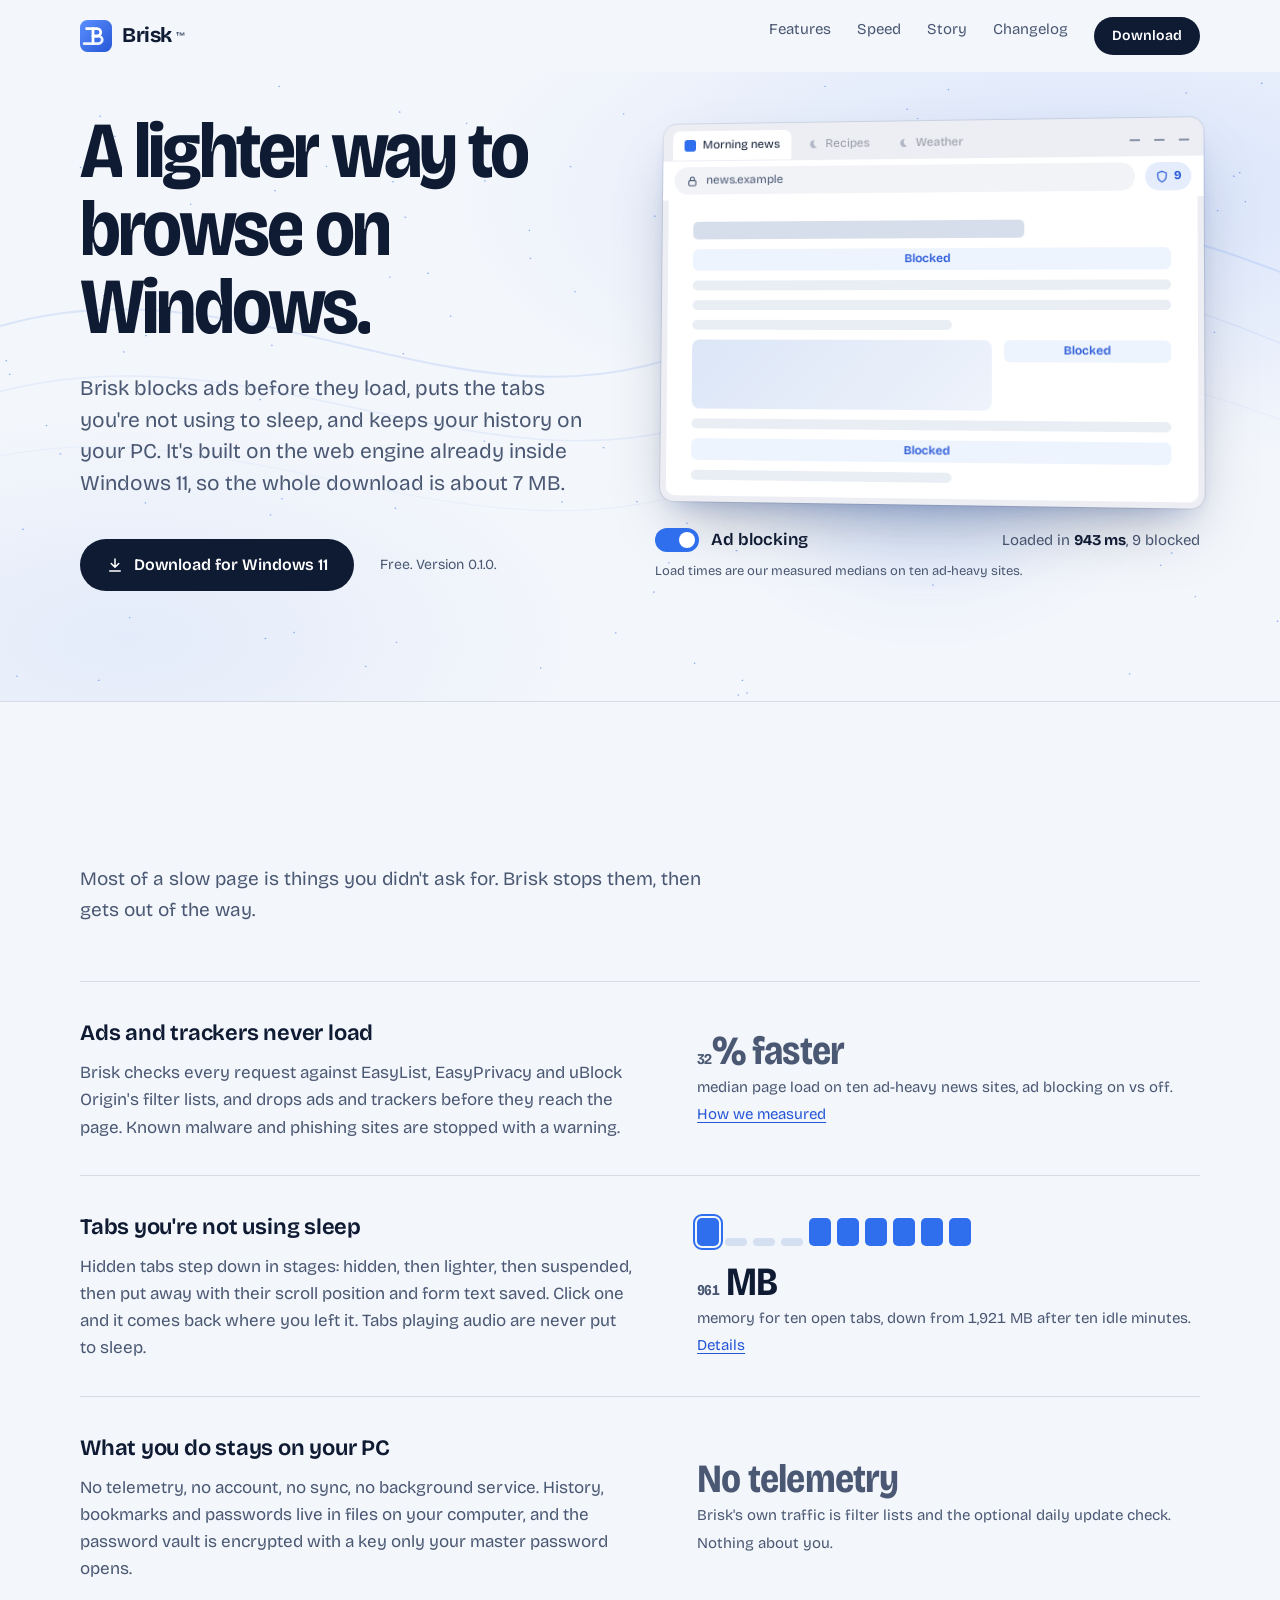
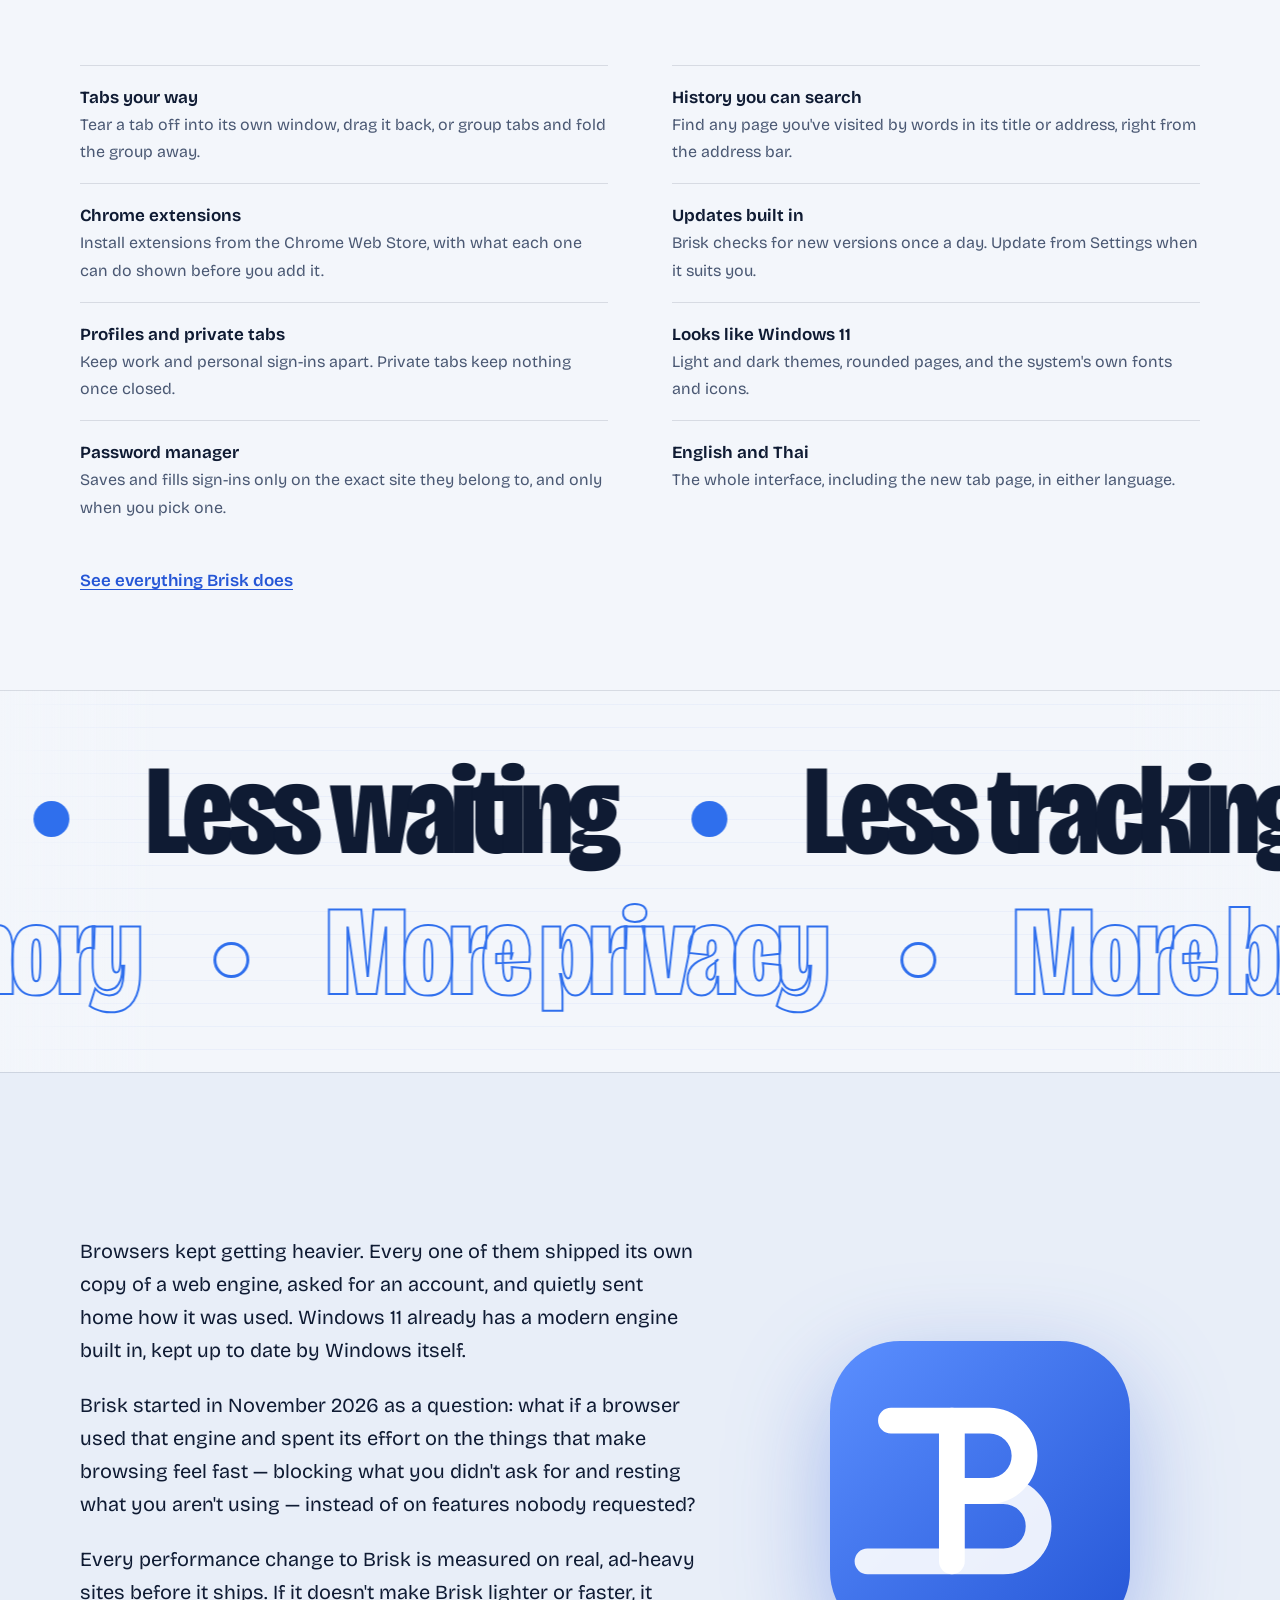
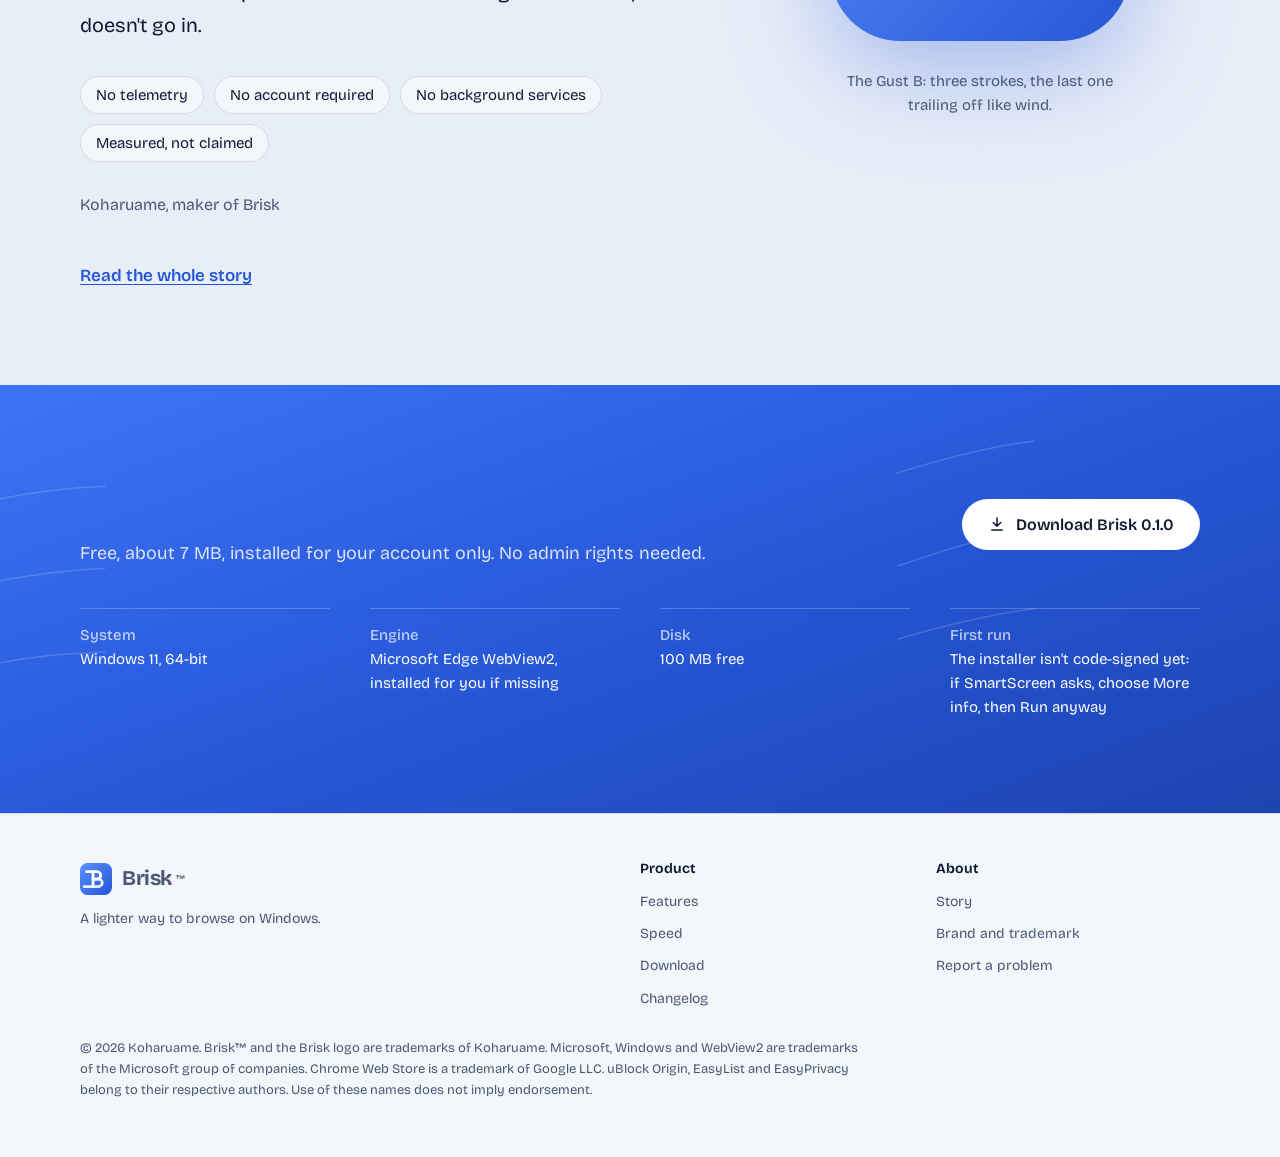
<file: docs/index.html>
<!doctype html>
<html lang="en">
  <head>
    <meta charset="UTF-8" />
    <meta name="viewport" content="width=device-width, initial-scale=1" />
    <title>Brisk — a lighter way to browse on Windows</title>
    <meta name="description" content="Brisk is a light, private web browser for Windows 11. It blocks ads before they load, puts unused tabs to sleep, and keeps your history on your PC." />
    <meta property="og:title" content="Brisk — a lighter way to browse on Windows" />
    <meta property="og:description" content="Blocks ads before they load, puts unused tabs to sleep, keeps your history on your PC." />
    <meta property="og:type" content="website" />
    <link rel="icon" href="logo.svg" type="image/svg+xml" />
    <link rel="preconnect" href="https://fonts.googleapis.com" />
    <link rel="preconnect" href="https://fonts.gstatic.com" crossorigin />
    <link href="https://fonts.googleapis.com/css2?family=Bricolage+Grotesque:opsz,wdth,wght@12..96,75..100,400..800&display=swap" rel="stylesheet" />
    <link rel="stylesheet" href="style.css" />
    <link rel="stylesheet" href="fx.css" />
    <link rel="stylesheet" href="pages.css" />
    <link rel="stylesheet" href="motion.css" />
    <script>
      document.documentElement.classList.add("js");
    </script>
  </head>
  <body>
    <a class="skip" href="#main">Skip to content</a>

    <header class="site-head" id="top">
      <div class="wrap head-row">
        <a class="mark" href="./" aria-label="Brisk home"><img src="logo.svg" alt="" />Brisk<sup>™</sup></a>
        <button class="menu-btn" type="button" aria-expanded="false" aria-controls="site-nav"><i></i><i></i><span class="sr">Menu</span></button>
        <nav class="site-nav" id="site-nav" aria-label="Site">
          <a href="features.html">Features</a>
          <a href="speed.html">Speed</a>
          <a href="story.html">Story</a>
          <a href="changelog.html">Changelog</a>
          <a class="button small" href="download.html">Download</a>
        </nav>
      </div>
    </header>

    <main id="main">
    <section class="hero">
      <!-- The signature: a field of wind that drifts on its own and follows the pointer (site.js). -->
      <canvas class="wind-field" aria-hidden="true"></canvas>
      <svg class="streams" viewBox="0 0 1440 640" preserveAspectRatio="none" aria-hidden="true">
        <path d="M-60 300 C 260 180, 520 420, 820 290 S 1220 150, 1500 250" />
        <path d="M-60 360 C 280 250, 560 480, 860 350 S 1240 220, 1500 320" />
        <path d="M-60 420 C 240 330, 540 540, 840 420 S 1230 300, 1500 390" />
      </svg>
      <div class="wrap hero-grid">
        <div class="hero-copy">
          <h1>A lighter way to browse on Windows.</h1>
          <p class="lede">
            Brisk blocks ads before they load, puts the tabs you're not using to sleep, and keeps your history on your PC. It's built on the web engine already inside Windows 11, so the whole download is about 7&nbsp;MB.
          </p>
          <div class="actions">
            <a class="button" href="https://github.com/koharuame/brisk-browser/releases/latest">
              <svg viewBox="0 0 24 24" fill="none" stroke="currentColor" stroke-width="2" stroke-linecap="round" stroke-linejoin="round" aria-hidden="true"><path d="M12 4v11M7 10l5 5 5-5M5 20h14" /></svg>
              Download for Windows 11
            </a>
            <span class="fine">Free. Version 0.1.0.</span>
          </div>
        </div>

        <!-- A Brisk window you can play with: flip ad blocking and watch the page reload. -->
        <figure class="demo" aria-label="Interactive preview of Brisk loading a news page">
          <div class="demo-win" id="demo" data-adblock="on">
            <div class="demo-strip">
              <span class="demo-tab is-active"><i class="dot"></i>Morning news</span>
              <span class="demo-tab is-asleep">
                <svg viewBox="0 0 16 16" aria-hidden="true"><path d="M10.5 2.5a5.5 5.5 0 1 0 3 9.6A6 6 0 0 1 10.5 2.5Z" /></svg>Recipes
              </span>
              <span class="demo-tab is-asleep">
                <svg viewBox="0 0 16 16" aria-hidden="true"><path d="M10.5 2.5a5.5 5.5 0 1 0 3 9.6A6 6 0 0 1 10.5 2.5Z" /></svg>Weather
              </span>
              <span class="demo-win-btns" aria-hidden="true"><i></i><i></i><i></i></span>
            </div>
            <div class="demo-bar">
              <span class="demo-url">
                <svg viewBox="0 0 16 16" aria-hidden="true"><rect x="3.5" y="7" width="9" height="6.5" rx="1.5" /><path d="M5.5 7V5a2.5 2.5 0 0 1 5 0v2" /></svg>
                news.example
              </span>
              <span class="demo-shield" title="Ads and trackers blocked on this page">
                <svg viewBox="0 0 16 16" aria-hidden="true"><path d="M8 1.5 13 3.5v4c0 3.3-2.2 5.8-5 7-2.8-1.2-5-3.7-5-7v-4Z" /></svg>
                <b id="demo-count">0</b>
              </span>
            </div>
            <div class="demo-page">
              <div class="demo-progress" id="demo-progress"></div>
              <div class="demo-content" id="demo-content">
                <div class="sk sk-title"></div>
                <div class="ad" data-ad>Ad</div>
                <div class="sk"></div>
                <div class="sk"></div>
                <div class="sk sk-short"></div>
                <div class="demo-cols">
                  <div class="sk-img"></div>
                  <div class="ad ad-side" data-ad>Ad</div>
                </div>
                <div class="sk"></div>
                <div class="ad ad-wide" data-ad>Ad</div>
                <div class="sk sk-short"></div>
              </div>
            </div>
          </div>
          <figcaption class="demo-controls">
            <label class="switch">
              <input type="checkbox" id="demo-toggle" checked />
              <span class="switch-track" aria-hidden="true"><span></span></span>
              Ad blocking
            </label>
            <span class="demo-time" aria-live="polite"><span id="demo-time">—</span></span>
          </figcaption>
          <p class="demo-note">Load times are our measured medians on ten ad-heavy sites.</p>
        </figure>
      </div>
    </section>

    <section class="block" id="what" aria-labelledby="what-title">
      <div class="wrap">
        <h2 id="what-title">Fast because it does less, not more.</h2>
        <p class="intro">Most of a slow page is things you didn't ask for. Brisk stops them, then gets out of the way.</p>
        <ul class="pillars">
          <li>
            <div>
              <h3>Ads and trackers never load</h3>
              <p>Brisk checks every request against EasyList, EasyPrivacy and uBlock Origin's filter lists, and drops ads and trackers before they reach the page. Known malware and phishing sites are stopped with a warning.</p>
            </div>
            <p class="evidence"><b><span data-count="32">32</span>% faster</b><span>median page load on ten ad-heavy news sites, ad blocking on vs off. <a href="speed.html">How we measured</a></span></p>
          </li>
          <li>
            <div>
              <h3>Tabs you're not using sleep</h3>
              <p>Hidden tabs step down in stages: hidden, then lighter, then suspended, then put away with their scroll position and form text saved. Click one and it comes back where you left it. Tabs playing audio are never put to sleep.</p>
            </div>
            <div class="evidence sleepy" id="sleepy">
              <div class="naps" aria-hidden="true">
                <i></i><i></i><i></i><i></i><i></i><i></i><i></i><i></i><i></i><i></i>
              </div>
              <b><span id="sleepy-mb">375</span> MB</b>
              <span>memory for ten open tabs, down from 1,921 MB after ten idle minutes. <a href="speed.html#sleep">Details</a></span>
            </div>
          </li>
          <li>
            <div>
              <h3>What you do stays on your PC</h3>
              <p>No telemetry, no account, no sync, no background service. History, bookmarks and passwords live in files on your computer, and the password vault is encrypted with a key only your master password opens.</p>
            </div>
            <p class="evidence"><b>No telemetry</b><span>Brisk's own traffic is filter lists and the optional daily update check. Nothing about you.</span></p>
          </li>
        </ul>

        <ul class="also" aria-label="More features">
          <li><b>Tabs your way</b><span>Tear a tab off into its own window, drag it back, or group tabs and fold the group away.</span></li>
          <li><b>Chrome extensions</b><span>Install extensions from the Chrome Web Store, with what each one can do shown before you add it.</span></li>
          <li><b>Profiles and private tabs</b><span>Keep work and personal sign-ins apart. Private tabs keep nothing once closed.</span></li>
          <li><b>Password manager</b><span>Saves and fills sign-ins only on the exact site they belong to, and only when you pick one.</span></li>
          <li><b>History you can search</b><span>Find any page you've visited by words in its title or address, right from the address bar.</span></li>
          <li><b>Updates built in</b><span>Brisk checks for new versions once a day. Update from Settings when it suits you.</span></li>
          <li><b>Looks like Windows 11</b><span>Light and dark themes, rounded pages, and the system's own fonts and icons.</span></li>
          <li><b>English and Thai</b><span>The whole interface, including the new tab page, in either language.</span></li>
        </ul>
        <a class="more" href="features.html">See everything Brisk does</a>
      </div>
    </section>

    <!-- Wind tunnel: two lines of huge type drift with the scroll, in opposite directions. -->
    <div class="tunnel" aria-hidden="true">
      <div class="tunnel-row" data-drift="-1"><span>Less loading</span><span>Less waiting</span><span>Less tracking</span><span>Less loading</span><span>Less waiting</span><span>Less tracking</span></div>
      <div class="tunnel-row is-outline" data-drift="1"><span>More browsing</span><span>More memory</span><span>More privacy</span><span>More browsing</span><span>More memory</span><span>More privacy</span></div>
    </div>

    <section class="block story" id="story" aria-labelledby="story-title">
      <div class="wrap story-grid">
        <div>
          <h2 id="story-title">Why Brisk exists</h2>
          <div class="letter">
            <p>Browsers kept getting heavier. Every one of them shipped its own copy of a web engine, asked for an account, and quietly sent home how it was used. Windows 11 already has a modern engine built in, kept up to date by Windows itself.</p>
            <p>Brisk started in November 2026 as a question: what if a browser used that engine and spent its effort on the things that make browsing feel fast — blocking what you didn't ask for and resting what you aren't using — instead of on features nobody requested?</p>
            <p>Every performance change to Brisk is measured on real, ad-heavy sites before it ships. If it doesn't make Brisk lighter or faster, it doesn't go in.</p>
          </div>
          <ul class="principles" aria-label="Principles">
            <li>No telemetry</li>
            <li>No account required</li>
            <li>No background services</li>
            <li>Measured, not claimed</li>
          </ul>
          <p class="signature">Koharuame, maker of Brisk</p>
          <a class="more" href="story.html">Read the whole story</a>
        </div>
        <!-- The mark, large: how the B is drawn from three strokes of wind. -->
        <figure class="mark-study" aria-hidden="true">
          <svg viewBox="0 0 64 64">
            <defs>
              <linearGradient id="plate2" x1="0" y1="0" x2="1" y2="1">
                <stop offset="0" stop-color="#5b8fff" />
                <stop offset="1" stop-color="#2556d6" />
              </linearGradient>
            </defs>
            <rect width="64" height="64" rx="15" fill="url(#plate2)" />
            <g fill="none" stroke="#fff" stroke-width="5.5" stroke-linecap="round" stroke-linejoin="round" class="draw">
              <path d="M26 17v30" />
              <path d="M13 17h21a7.5 7.5 0 0 1 0 15H26" />
              <path d="M26 32h11a7.5 7.5 0 0 1 0 15H8" opacity=".9" />
            </g>
          </svg>
          <figcaption>The Gust B: three strokes, the last one trailing off like wind.</figcaption>
        </figure>
      </div>
    </section>

    <section class="sky" id="download" aria-labelledby="get-title">
      <svg class="sky-streams" viewBox="0 0 1440 420" preserveAspectRatio="none" aria-hidden="true">
        <path d="M-40 120 C 300 40, 600 220, 900 120 S 1300 40, 1480 110" />
        <path d="M-40 200 C 320 120, 640 300, 940 200 S 1320 120, 1480 190" />
        <path d="M-40 280 C 280 210, 600 370, 900 280 S 1300 200, 1480 270" />
      </svg>
      <div class="wrap">
        <div class="sky-row">
          <div>
            <h2 id="get-title">Get Brisk for Windows 11</h2>
            <p class="sky-lede">Free, about 7 MB, installed for your account only. No admin rights needed.</p>
          </div>
          <a class="button light" href="https://github.com/koharuame/brisk-browser/releases/latest">
            <svg viewBox="0 0 24 24" fill="none" stroke="currentColor" stroke-width="2" stroke-linecap="round" stroke-linejoin="round" aria-hidden="true"><path d="M12 4v11M7 10l5 5 5-5M5 20h14" /></svg>
            Download Brisk 0.1.0
          </a>
        </div>
        <ul class="reqs">
          <li><b>System</b>Windows 11, 64-bit</li>
          <li><b>Engine</b>Microsoft Edge WebView2, installed for you if missing</li>
          <li><b>Disk</b>100 MB free</li>
          <li><b>First run</b>The installer isn't code-signed yet: if SmartScreen asks, choose More info, then Run anyway</li>
        </ul>
      </div>
    </section>

    </main>

    <footer class="site-foot">
      <div class="wrap">
        <div class="foot-grid">
          <div class="foot-brand">
            <a class="mark" href="./"><img src="logo.svg" alt="" />Brisk<sup>™</sup></a>
            <p>A lighter way to browse on Windows.</p>
          </div>
          <nav aria-label="Product">
            <h2>Product</h2>
            <a href="features.html">Features</a>
            <a href="speed.html">Speed</a>
            <a href="download.html">Download</a>
            <a href="changelog.html">Changelog</a>
          </nav>
          <nav aria-label="About">
            <h2>About</h2>
            <a href="story.html">Story</a>
            <a href="story.html#brand">Brand and trademark</a>
            <a href="https://github.com/koharuame/brisk-browser/issues">Report a problem</a>
          </nav>
        </div>
        <p class="legal">
          © 2026 Koharuame. Brisk™ and the Brisk logo are trademarks of Koharuame. Microsoft, Windows and WebView2 are trademarks of the Microsoft group of companies. Chrome Web Store is a trademark of Google LLC. uBlock Origin, EasyList and EasyPrivacy belong to their respective authors. Use of these names does not imply endorsement.
        </p>
      </div>
    </footer>

    <script src="site.js"></script>
  </body>
</html>
</file>
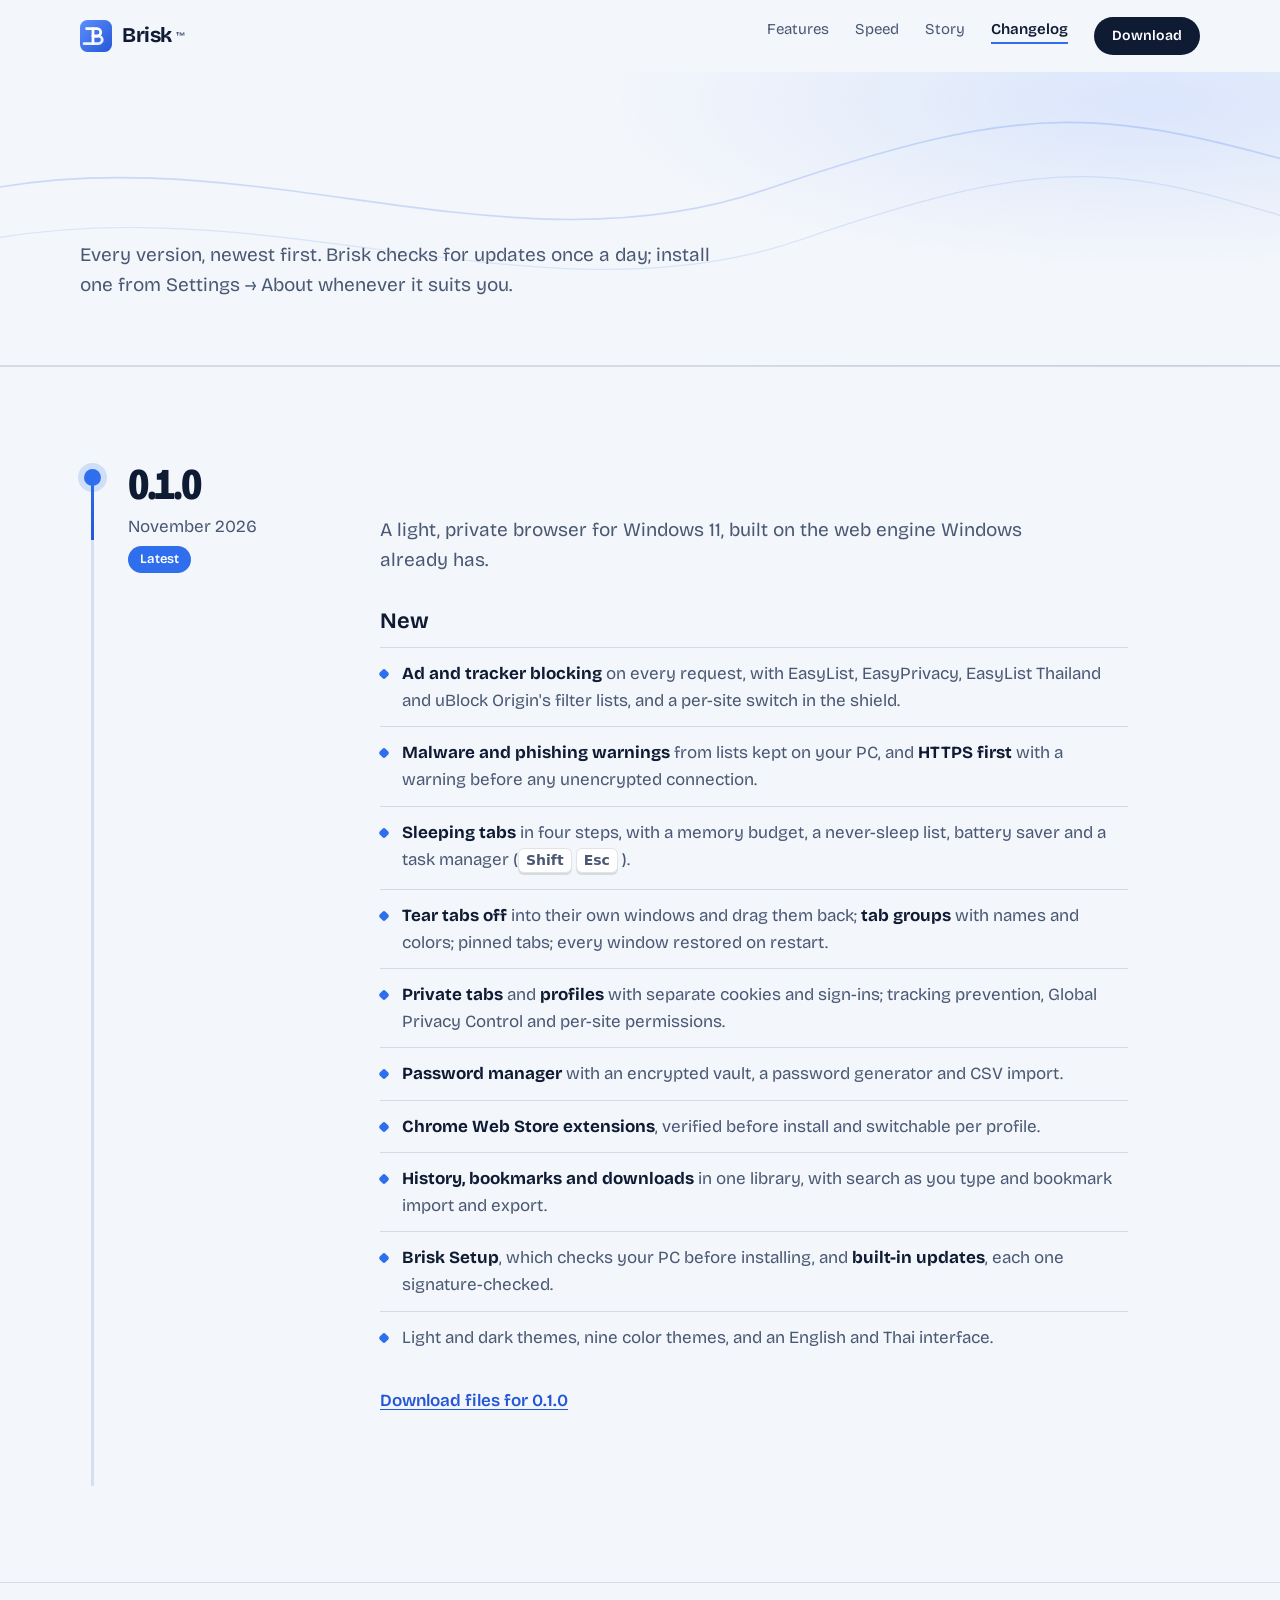
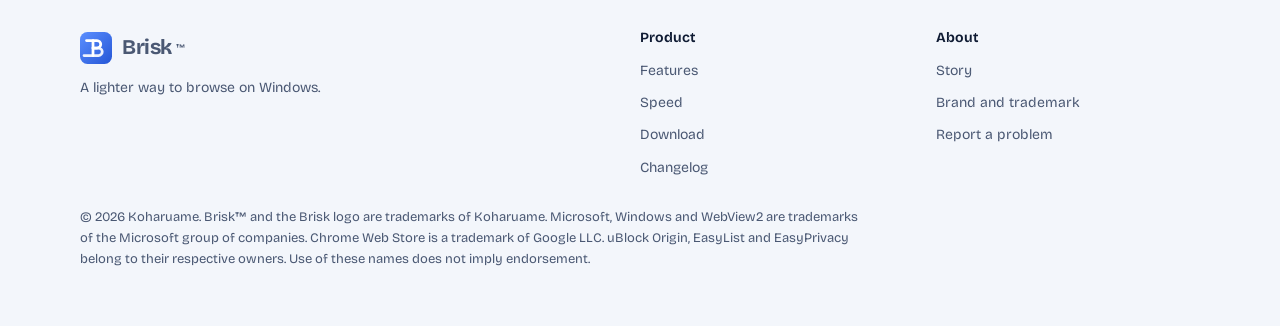
<file: docs/changelog.html>
<!doctype html>
<html lang="en">
  <head>
    <meta charset="UTF-8" />
    <meta name="viewport" content="width=device-width, initial-scale=1" />
    <title>Changelog — Brisk</title>
    <meta name="description" content="What's new in each version of Brisk." />
    <link rel="icon" href="logo.svg" type="image/svg+xml" />
    <link rel="preconnect" href="https://fonts.googleapis.com" />
    <link rel="preconnect" href="https://fonts.gstatic.com" crossorigin />
    <link href="https://fonts.googleapis.com/css2?family=Bricolage+Grotesque:opsz,wdth,wght@12..96,75..100,400..800&display=swap" rel="stylesheet" />
    <link rel="stylesheet" href="style.css" />
    <link rel="stylesheet" href="fx.css" />
    <link rel="stylesheet" href="pages.css" />
    <link rel="stylesheet" href="motion.css" />
    <script>
      document.documentElement.classList.add("js");
    </script>
  </head>
  <body>
    <a class="skip" href="#main">Skip to content</a>
    <header class="site-head">
      <div class="wrap head-row">
        <a class="mark" href="./" aria-label="Brisk home"><img src="logo.svg" alt="" />Brisk<sup>™</sup></a>
        <button class="menu-btn" type="button" aria-expanded="false" aria-controls="site-nav"><i></i><i></i><span class="sr">Menu</span></button>
        <nav class="site-nav" id="site-nav" aria-label="Site">
          <a href="features.html">Features</a>
          <a href="speed.html">Speed</a>
          <a href="story.html">Story</a>
          <a href="changelog.html" aria-current="page">Changelog</a>
          <a class="button small" href="download.html">Download</a>
        </nav>
      </div>
    </header>

    <main id="main">
      <div class="page-head">
        <svg class="streams" viewBox="0 0 1440 400" preserveAspectRatio="none" aria-hidden="true">
          <path d="M-60 200 C 260 110, 560 300, 860 190 S 1240 90, 1500 170" />
          <path d="M-60 260 C 280 170, 600 360, 900 250 S 1260 160, 1500 240" />
        </svg>
        <div class="wrap">
          <h1>What's new in Brisk.</h1>
          <p class="lede">Every version, newest first. Brisk checks for updates once a day; install one from Settings → About whenever it suits you.</p>
        </div>
      </div>

      <!--
        To add a release: copy the <article> below, put it first, change the version, date and
        lists, and give it class "release is-latest" (remove "is-latest" from the older one).
        Sections: New, Improved, Fixed. Leave out any that are empty.
      -->
      <section class="block" aria-label="Releases">
        <div class="wrap">
          <div class="releases">
            <div class="release-rail" aria-hidden="true"><div class="release-rail-fill"></div></div>

            <article class="release is-latest" id="v0.1.0">
              <header class="release-meta">
                <span class="release-version">0.1.0</span>
                <time datetime="2026-11">November 2026</time>
                <span class="release-tag">Latest</span>
              </header>
              <div class="release-body">
                <h2>Brisk's first release</h2>
                <p class="release-lede">A light, private browser for Windows 11, built on the web engine Windows already has.</p>

                <h3>New</h3>
                <ul class="changes">
                  <li><b>Ad and tracker blocking</b> on every request, with EasyList, EasyPrivacy, EasyList Thailand and uBlock Origin's filter lists, and a per-site switch in the shield.</li>
                  <li><b>Malware and phishing warnings</b> from lists kept on your PC, and <b>HTTPS first</b> with a warning before any unencrypted connection.</li>
                  <li><b>Sleeping tabs</b> in four steps, with a memory budget, a never-sleep list, battery saver and a task manager (<kbd>Shift</kbd><kbd>Esc</kbd>).</li>
                  <li><b>Tear tabs off</b> into their own windows and drag them back; <b>tab groups</b> with names and colors; pinned tabs; every window restored on restart.</li>
                  <li><b>Private tabs</b> and <b>profiles</b> with separate cookies and sign-ins; tracking prevention, Global Privacy Control and per-site permissions.</li>
                  <li><b>Password manager</b> with an encrypted vault, a password generator and CSV import.</li>
                  <li><b>Chrome Web Store extensions</b>, verified before install and switchable per profile.</li>
                  <li><b>History, bookmarks and downloads</b> in one library, with search as you type and bookmark import and export.</li>
                  <li><b>Brisk Setup</b>, which checks your PC before installing, and <b>built-in updates</b>, each one signature-checked.</li>
                  <li>Light and dark themes, nine color themes, and an English and Thai interface.</li>
                </ul>
                <p class="release-links">
                  <a href="https://github.com/koharuame/brisk-browser/releases/tag/v0.1.0">Download files for 0.1.0</a>
                </p>
              </div>
            </article>
          </div>
        </div>
      </section>
    </main>

    <footer class="site-foot">
      <div class="wrap">
        <div class="foot-grid">
          <div class="foot-brand">
            <a class="mark" href="./"><img src="logo.svg" alt="" />Brisk<sup>™</sup></a>
            <p>A lighter way to browse on Windows.</p>
          </div>
          <nav aria-label="Product">
            <h2>Product</h2>
            <a href="features.html">Features</a>
            <a href="speed.html">Speed</a>
            <a href="download.html">Download</a>
            <a href="changelog.html">Changelog</a>
          </nav>
          <nav aria-label="About">
            <h2>About</h2>
            <a href="story.html">Story</a>
            <a href="story.html#brand">Brand and trademark</a>
            <a href="https://github.com/koharuame/brisk-browser/issues">Report a problem</a>
          </nav>
        </div>
        <p class="legal">
          © 2026 Koharuame. Brisk™ and the Brisk logo are trademarks of Koharuame. Microsoft, Windows and WebView2 are trademarks of the Microsoft group of companies. Chrome Web Store is a trademark of Google LLC. uBlock Origin, EasyList and EasyPrivacy belong to their respective owners. Use of these names does not imply endorsement.
        </p>
      </div>
    </footer>

    <script src="site.js"></script>
  </body>
</html>
</file>
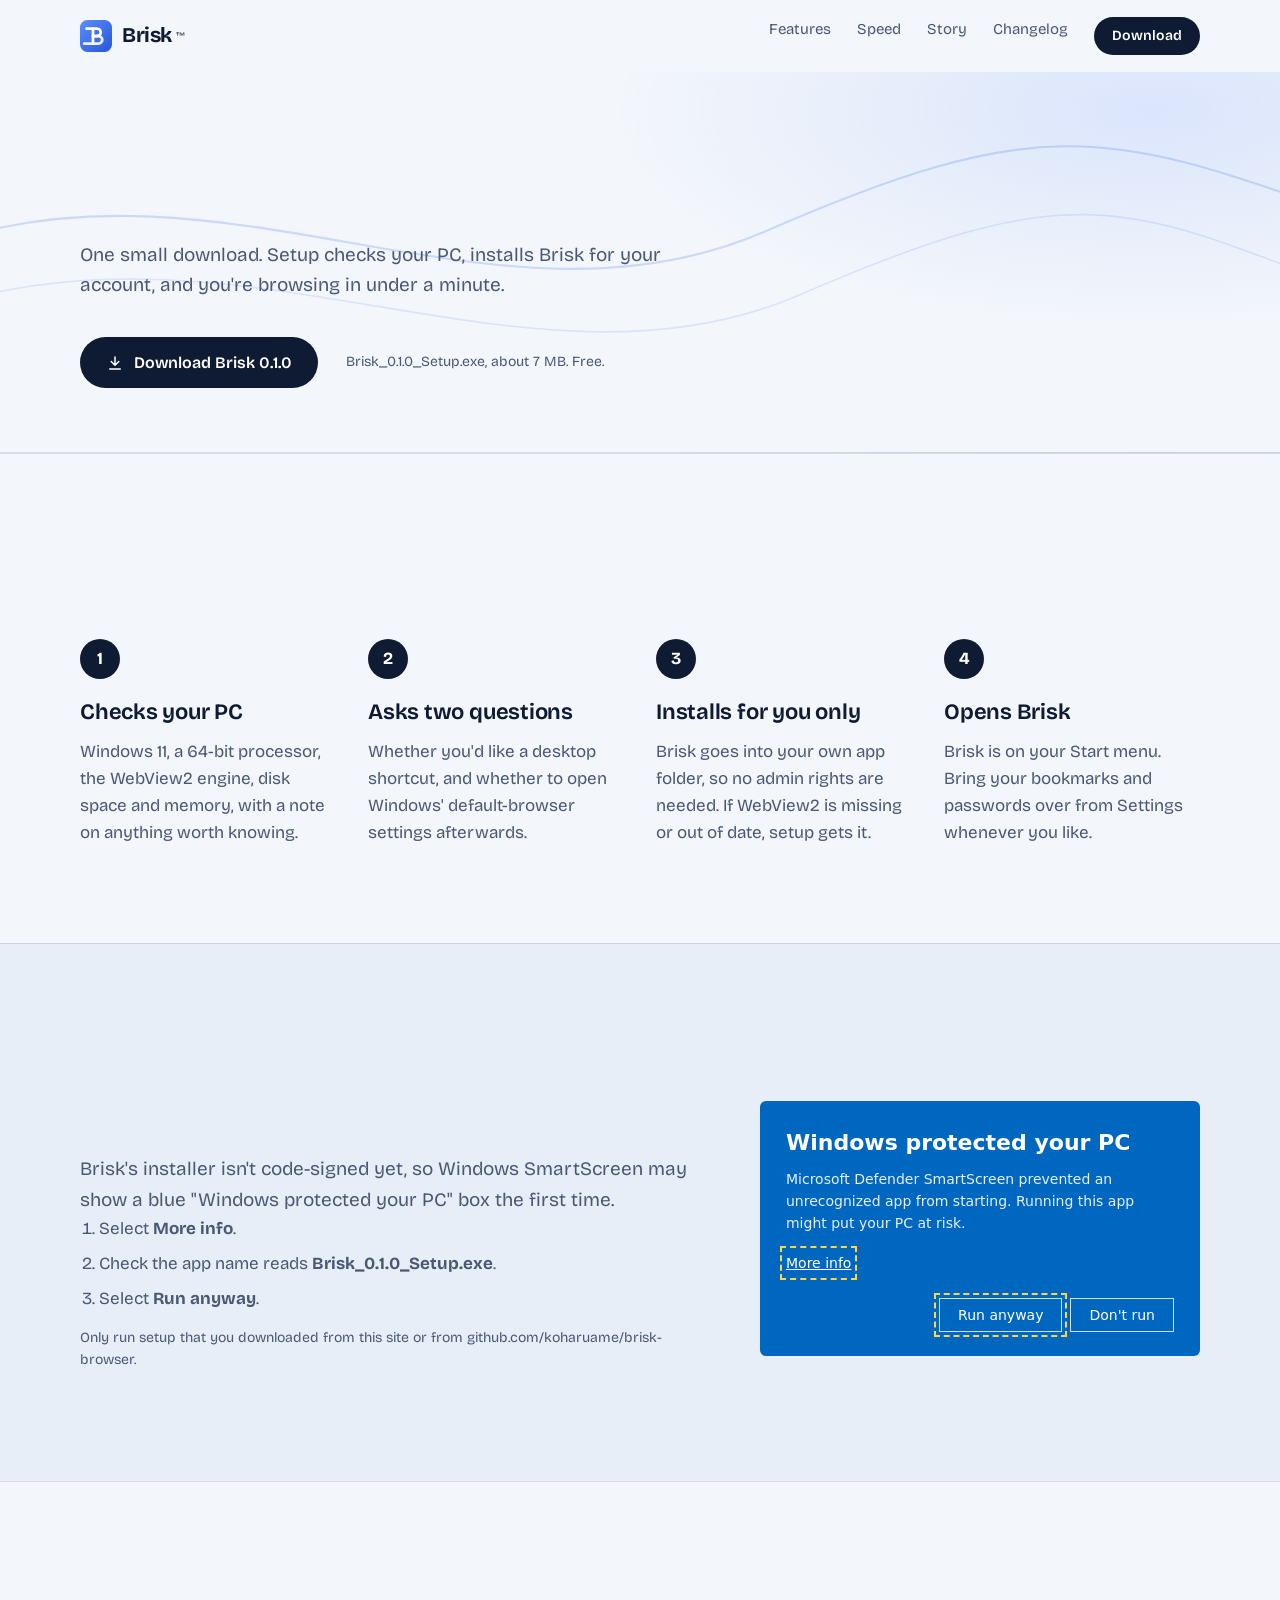
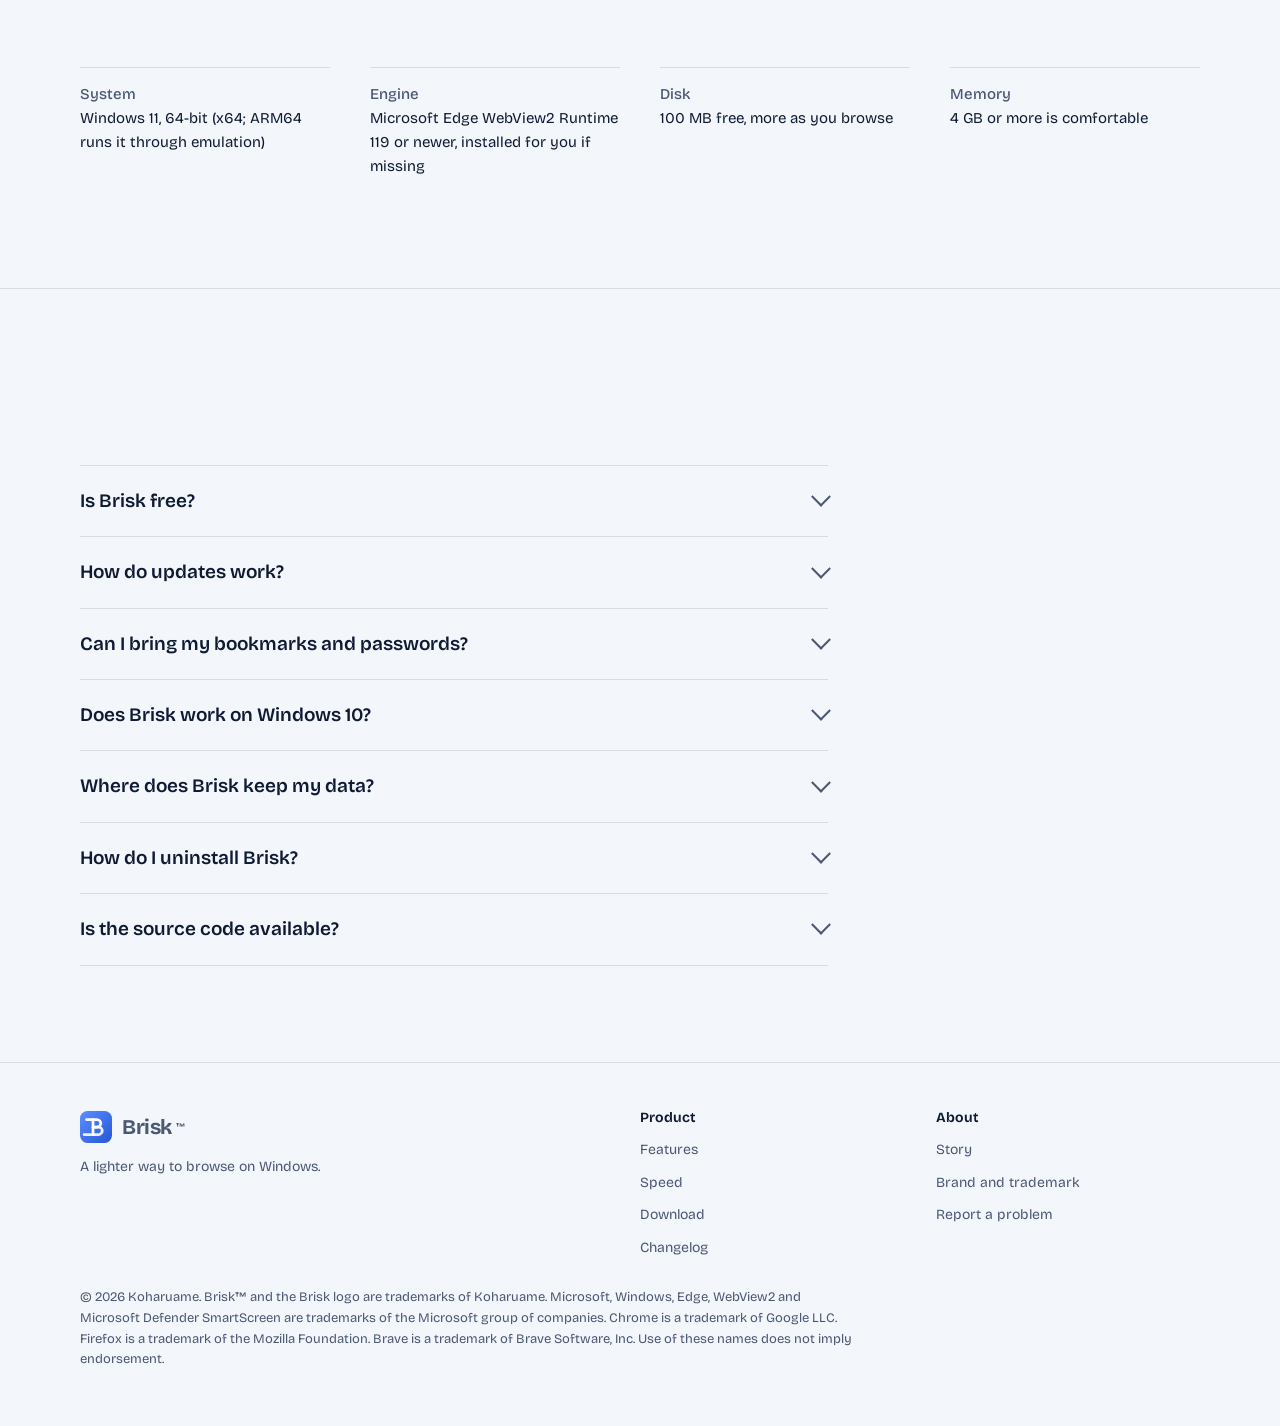
<file: docs/download.html>
<!doctype html>
<html lang="en">
  <head>
    <meta charset="UTF-8" />
    <meta name="viewport" content="width=device-width, initial-scale=1" />
    <title>Download — Brisk</title>
    <meta name="description" content="Download Brisk for Windows 11: what setup does, getting past SmartScreen, updating, uninstalling, and common questions." />
    <link rel="icon" href="logo.svg" type="image/svg+xml" />
    <link rel="preconnect" href="https://fonts.googleapis.com" />
    <link rel="preconnect" href="https://fonts.gstatic.com" crossorigin />
    <link href="https://fonts.googleapis.com/css2?family=Bricolage+Grotesque:opsz,wdth,wght@12..96,75..100,400..800&display=swap" rel="stylesheet" />
    <link rel="stylesheet" href="style.css" />
    <link rel="stylesheet" href="fx.css" />
    <link rel="stylesheet" href="pages.css" />
    <link rel="stylesheet" href="motion.css" />
    <script>
      document.documentElement.classList.add("js");
    </script>
  </head>
  <body>
    <a class="skip" href="#main">Skip to content</a>
    <header class="site-head">
      <div class="wrap head-row">
        <a class="mark" href="./" aria-label="Brisk home"><img src="logo.svg" alt="" />Brisk<sup>™</sup></a>
        <button class="menu-btn" type="button" aria-expanded="false" aria-controls="site-nav"><i></i><i></i><span class="sr">Menu</span></button>
        <nav class="site-nav" id="site-nav" aria-label="Site">
          <a href="features.html">Features</a>
          <a href="speed.html">Speed</a>
          <a href="story.html">Story</a>
          <a href="changelog.html">Changelog</a>
          <a class="button small" href="download.html" aria-current="page">Download</a>
        </nav>
      </div>
    </header>

    <main id="main">
      <div class="page-head">
        <svg class="streams" viewBox="0 0 1440 400" preserveAspectRatio="none" aria-hidden="true">
          <path d="M-60 200 C 260 110, 560 300, 860 190 S 1240 90, 1500 170" />
          <path d="M-60 260 C 280 170, 600 360, 900 250 S 1260 160, 1500 240" />
        </svg>
        <div class="wrap">
          <h1>Get Brisk for Windows 11.</h1>
          <p class="lede">One small download. Setup checks your PC, installs Brisk for your account, and you're browsing in under a minute.</p>
          <div class="get-card">
            <a class="button" href="https://github.com/koharuame/brisk-browser/releases/latest">
              <svg viewBox="0 0 24 24" fill="none" stroke="currentColor" stroke-width="2" stroke-linecap="round" stroke-linejoin="round" aria-hidden="true"><path d="M12 4v11M7 10l5 5 5-5M5 20h14" /></svg>
              Download Brisk 0.1.0
            </a>
            <span class="fine">Brisk_0.1.0_Setup.exe, about 7 MB. Free.</span>
          </div>
        </div>
      </div>

      <section class="block" aria-labelledby="setup-title">
        <div class="wrap">
          <h2 id="setup-title">What setup does</h2>
          <ol class="steps">
            <li><h3>Checks your PC</h3><p>Windows 11, a 64-bit processor, the WebView2 engine, disk space and memory, with a note on anything worth knowing.</p></li>
            <li><h3>Asks two questions</h3><p>Whether you'd like a desktop shortcut, and whether to open Windows' default-browser settings afterwards.</p></li>
            <li><h3>Installs for you only</h3><p>Brisk goes into your own app folder, so no admin rights are needed. If WebView2 is missing or out of date, setup gets it.</p></li>
            <li><h3>Opens Brisk</h3><p>Brisk is on your Start menu. Bring your bookmarks and passwords over from Settings whenever you like.</p></li>
          </ol>
        </div>
      </section>

      <section class="block story" aria-labelledby="ss-title">
        <div class="wrap story-grid">
          <div>
            <h2 id="ss-title">If Windows asks before running setup</h2>
            <p class="intro">Brisk's installer isn't code-signed yet, so Windows SmartScreen may show a blue "Windows protected your PC" box the first time.</p>
            <ol class="rules">
              <li>Select <b>More info</b>.</li>
              <li>Check the app name reads <b>Brisk_0.1.0_Setup.exe</b>.</li>
              <li>Select <b>Run anyway</b>.</li>
            </ol>
            <p class="fine">Only run setup that you downloaded from this site or from github.com/koharuame/brisk-browser.</p>
          </div>
          <div class="shot" aria-hidden="true">
            <b>Windows protected your PC</b>
            <p>Microsoft Defender SmartScreen prevented an unrecognized app from starting. Running this app might put your PC at risk.</p>
            <span class="shot-link">More info</span>
            <div class="shot-btns"><span>Run anyway</span><span>Don't run</span></div>
          </div>
        </div>
      </section>

      <section class="block" aria-labelledby="req-title">
        <div class="wrap">
          <h2 id="req-title">What you need</h2>
          <ul class="reqs">
            <li><b>System</b>Windows 11, 64-bit (x64; ARM64 runs it through emulation)</li>
            <li><b>Engine</b>Microsoft Edge WebView2 Runtime 119 or newer, installed for you if missing</li>
            <li><b>Disk</b>100 MB free, more as you browse</li>
            <li><b>Memory</b>4 GB or more is comfortable</li>
          </ul>
        </div>
      </section>

      <section class="block" aria-labelledby="faq-title">
        <div class="wrap">
          <h2 id="faq-title">Questions</h2>
          <div class="faq">
            <details>
              <summary>Is Brisk free?</summary>
              <div><p>Yes. Brisk is free to download and use, with no account and no ads of its own.</p></div>
            </details>
            <details>
              <summary>How do updates work?</summary>
              <div>
                <p>Once a day Brisk asks this site's release page for the newest version number. When there's an update, a dot appears on the settings button; choose <b>Update and restart</b> in Settings → About whenever it suits you.</p>
                <p>Every update is checked against Brisk's signature before it's installed. You can turn automatic checks off in Settings.</p>
              </div>
            </details>
            <details>
              <summary>Can I bring my bookmarks and passwords?</summary>
              <div><p>Yes. Import bookmarks from another browser's HTML export, and passwords from the CSV export of Chrome, Edge, Brave or Firefox, in Settings.</p></div>
            </details>
            <details>
              <summary>Does Brisk work on Windows 10?</summary>
              <div><p>Not yet. Brisk is built and tested for Windows 11 only, and setup stops on older versions of Windows.</p></div>
            </details>
            <details>
              <summary>Where does Brisk keep my data?</summary>
              <div><p>On your PC only, in your user folder under <code>AppData\Roaming\app.brisk.browser</code> and <code>AppData\Local\app.brisk.browser</code>. Nothing is stored online.</p></div>
            </details>
            <details>
              <summary>How do I uninstall Brisk?</summary>
              <div><p>Open Windows Settings → Apps → Installed apps, find Brisk, and choose Uninstall. Tick <b>Delete the application data</b> if you also want your history, bookmarks and passwords removed.</p></div>
            </details>
            <details>
              <summary>Is the source code available?</summary>
              <div><p>Not at the moment. This site and its release page are where Brisk is published, and where you can <a href="https://github.com/koharuame/brisk-browser/issues">report a problem</a>.</p></div>
            </details>
          </div>
        </div>
      </section>
    </main>

    <footer class="site-foot">
      <div class="wrap">
        <div class="foot-grid">
          <div class="foot-brand">
            <a class="mark" href="./"><img src="logo.svg" alt="" />Brisk<sup>™</sup></a>
            <p>A lighter way to browse on Windows.</p>
          </div>
          <nav aria-label="Product">
            <h2>Product</h2>
            <a href="features.html">Features</a>
            <a href="speed.html">Speed</a>
            <a href="download.html">Download</a>
            <a href="changelog.html">Changelog</a>
          </nav>
          <nav aria-label="About">
            <h2>About</h2>
            <a href="story.html">Story</a>
            <a href="story.html#brand">Brand and trademark</a>
            <a href="https://github.com/koharuame/brisk-browser/issues">Report a problem</a>
          </nav>
        </div>
        <p class="legal">
          © 2026 Koharuame. Brisk™ and the Brisk logo are trademarks of Koharuame. Microsoft, Windows, Edge, WebView2 and Microsoft Defender SmartScreen are trademarks of the Microsoft group of companies. Chrome is a trademark of Google LLC. Firefox is a trademark of the Mozilla Foundation. Brave is a trademark of Brave Software, Inc. Use of these names does not imply endorsement.
        </p>
      </div>
    </footer>

    <script src="site.js"></script>
  </body>
</html>
</file>
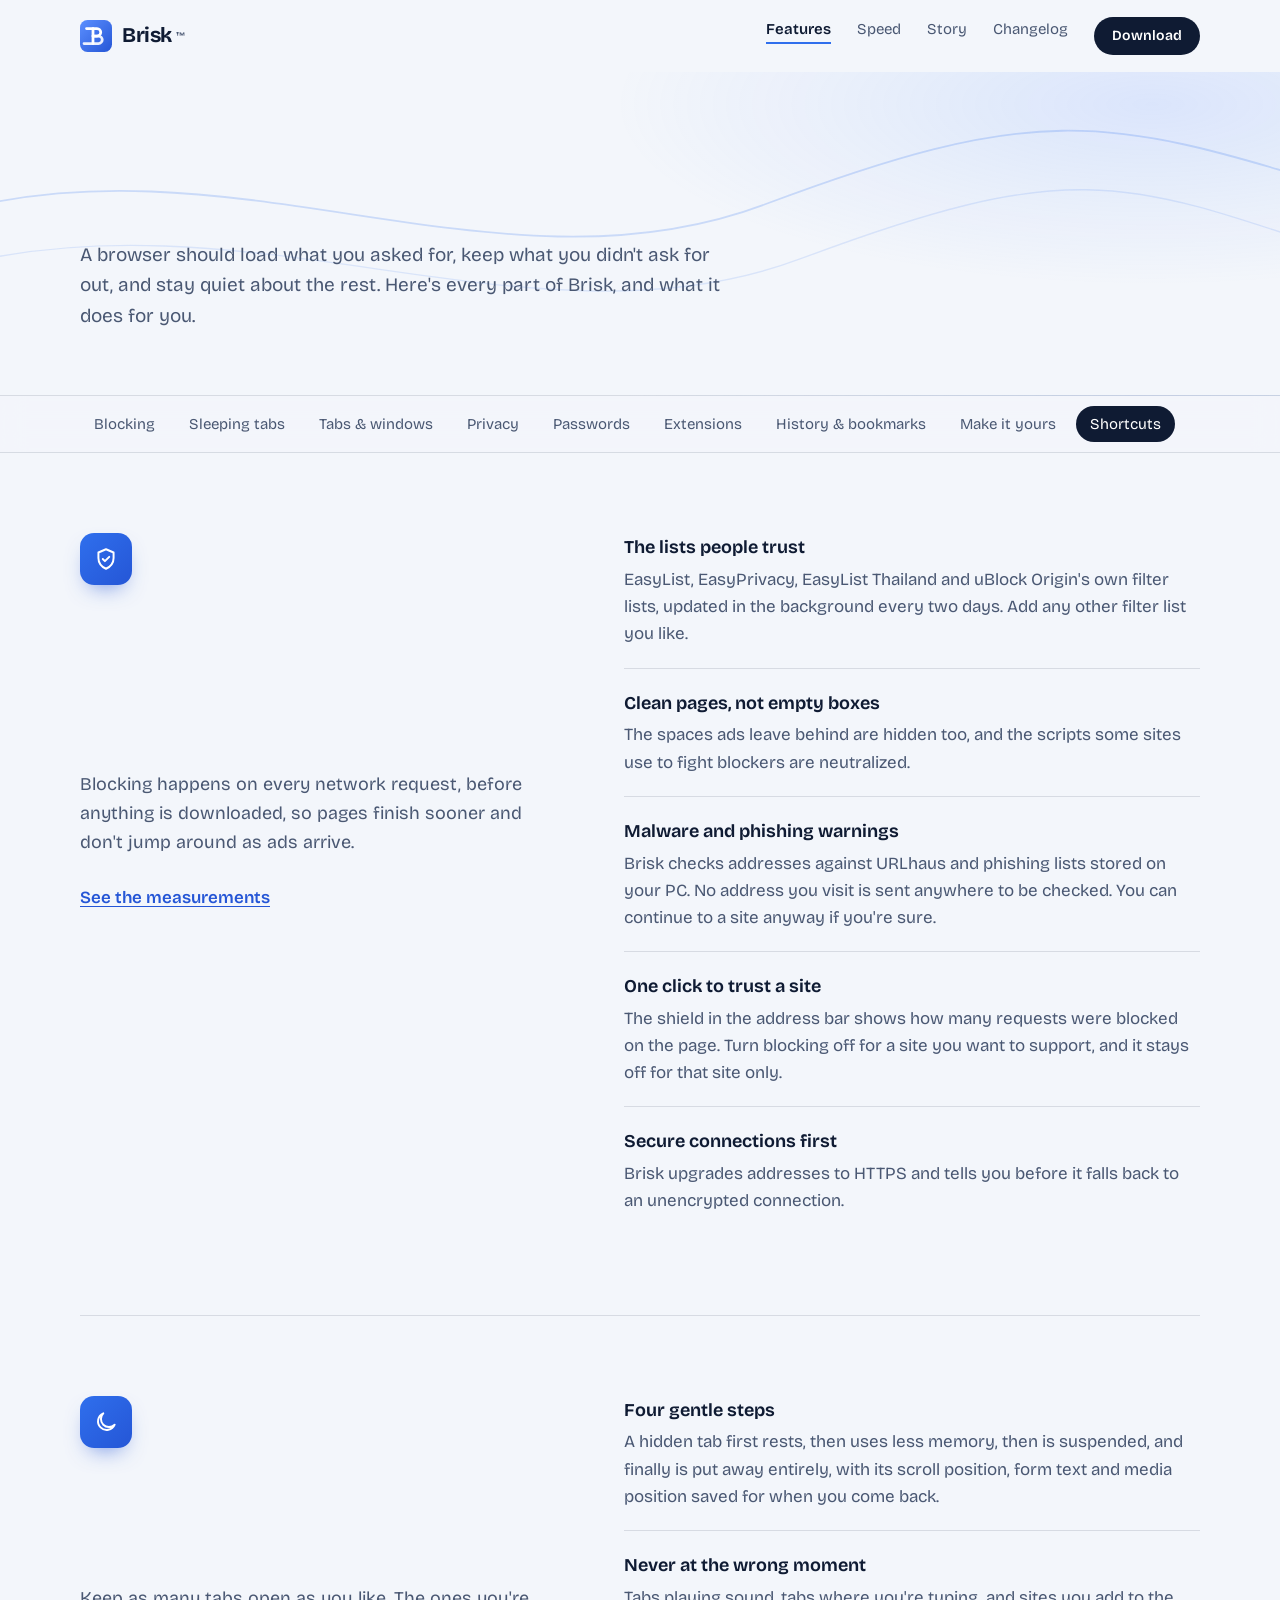
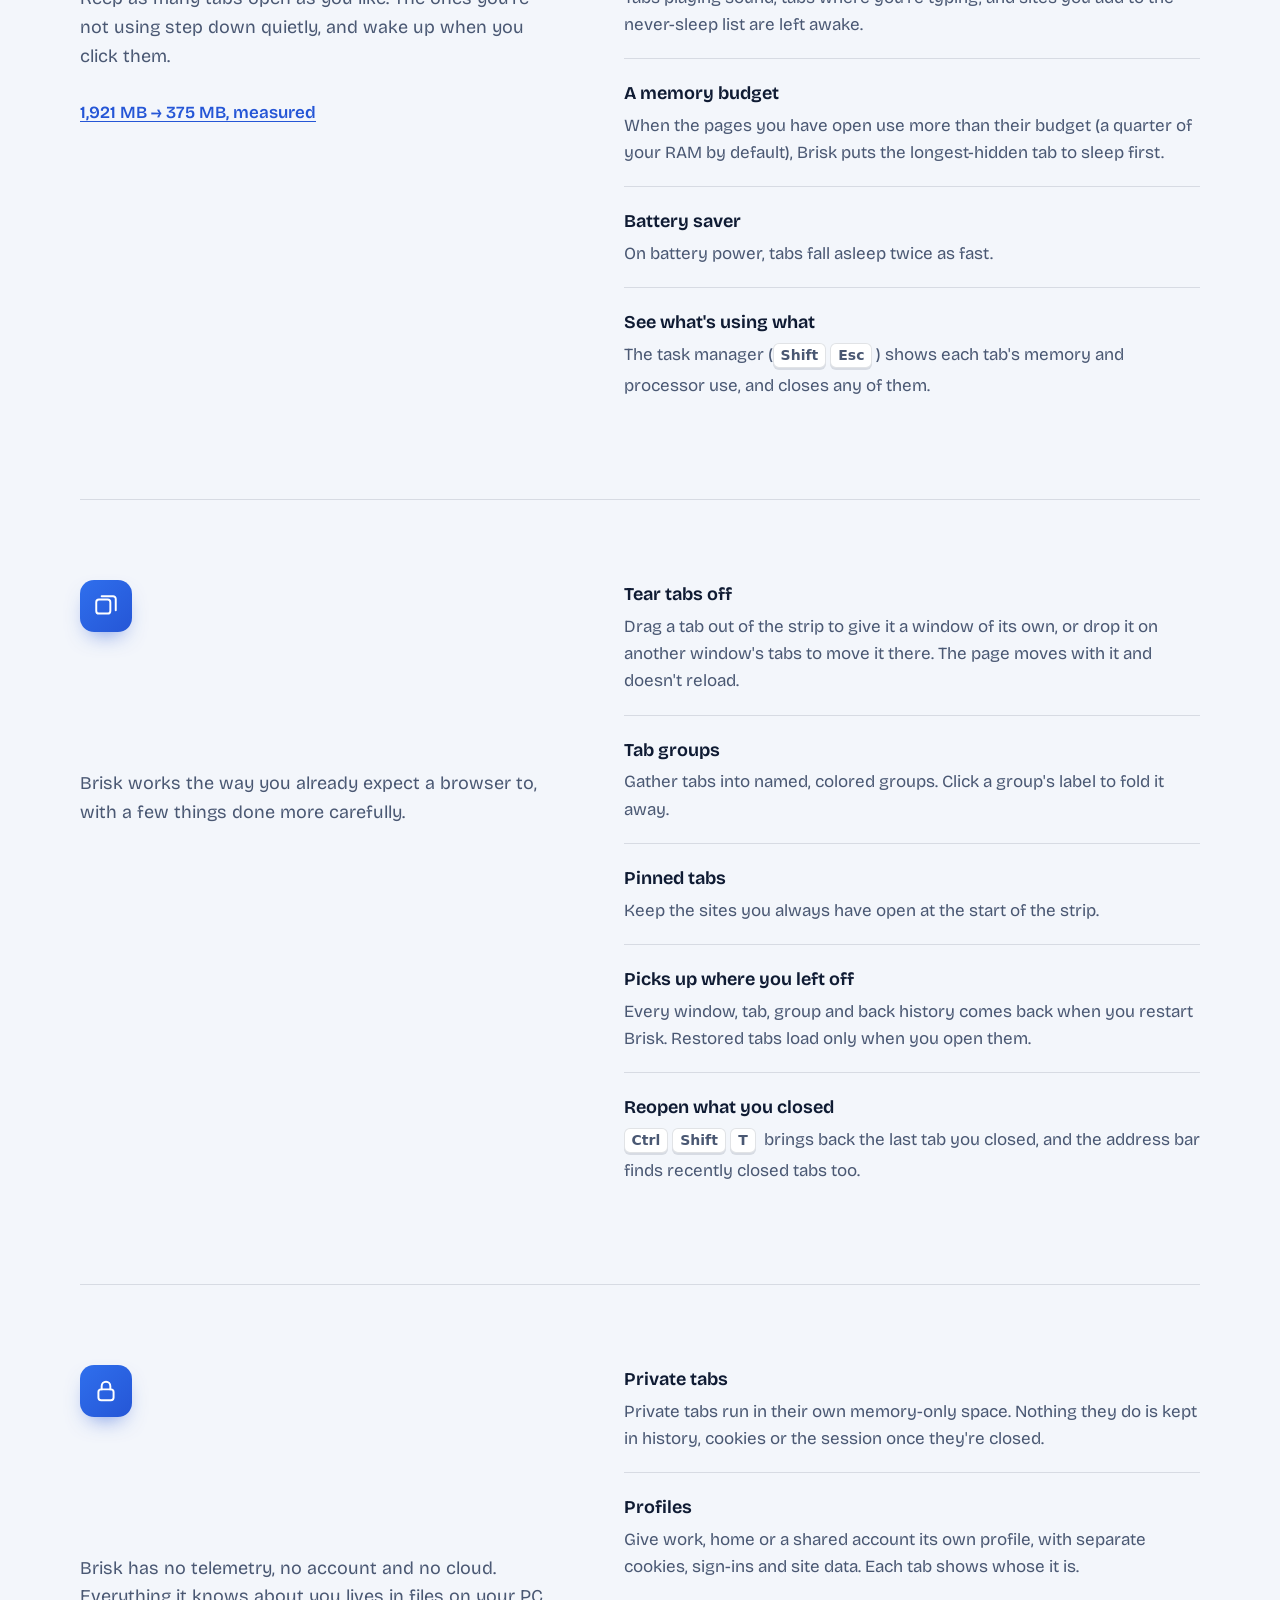
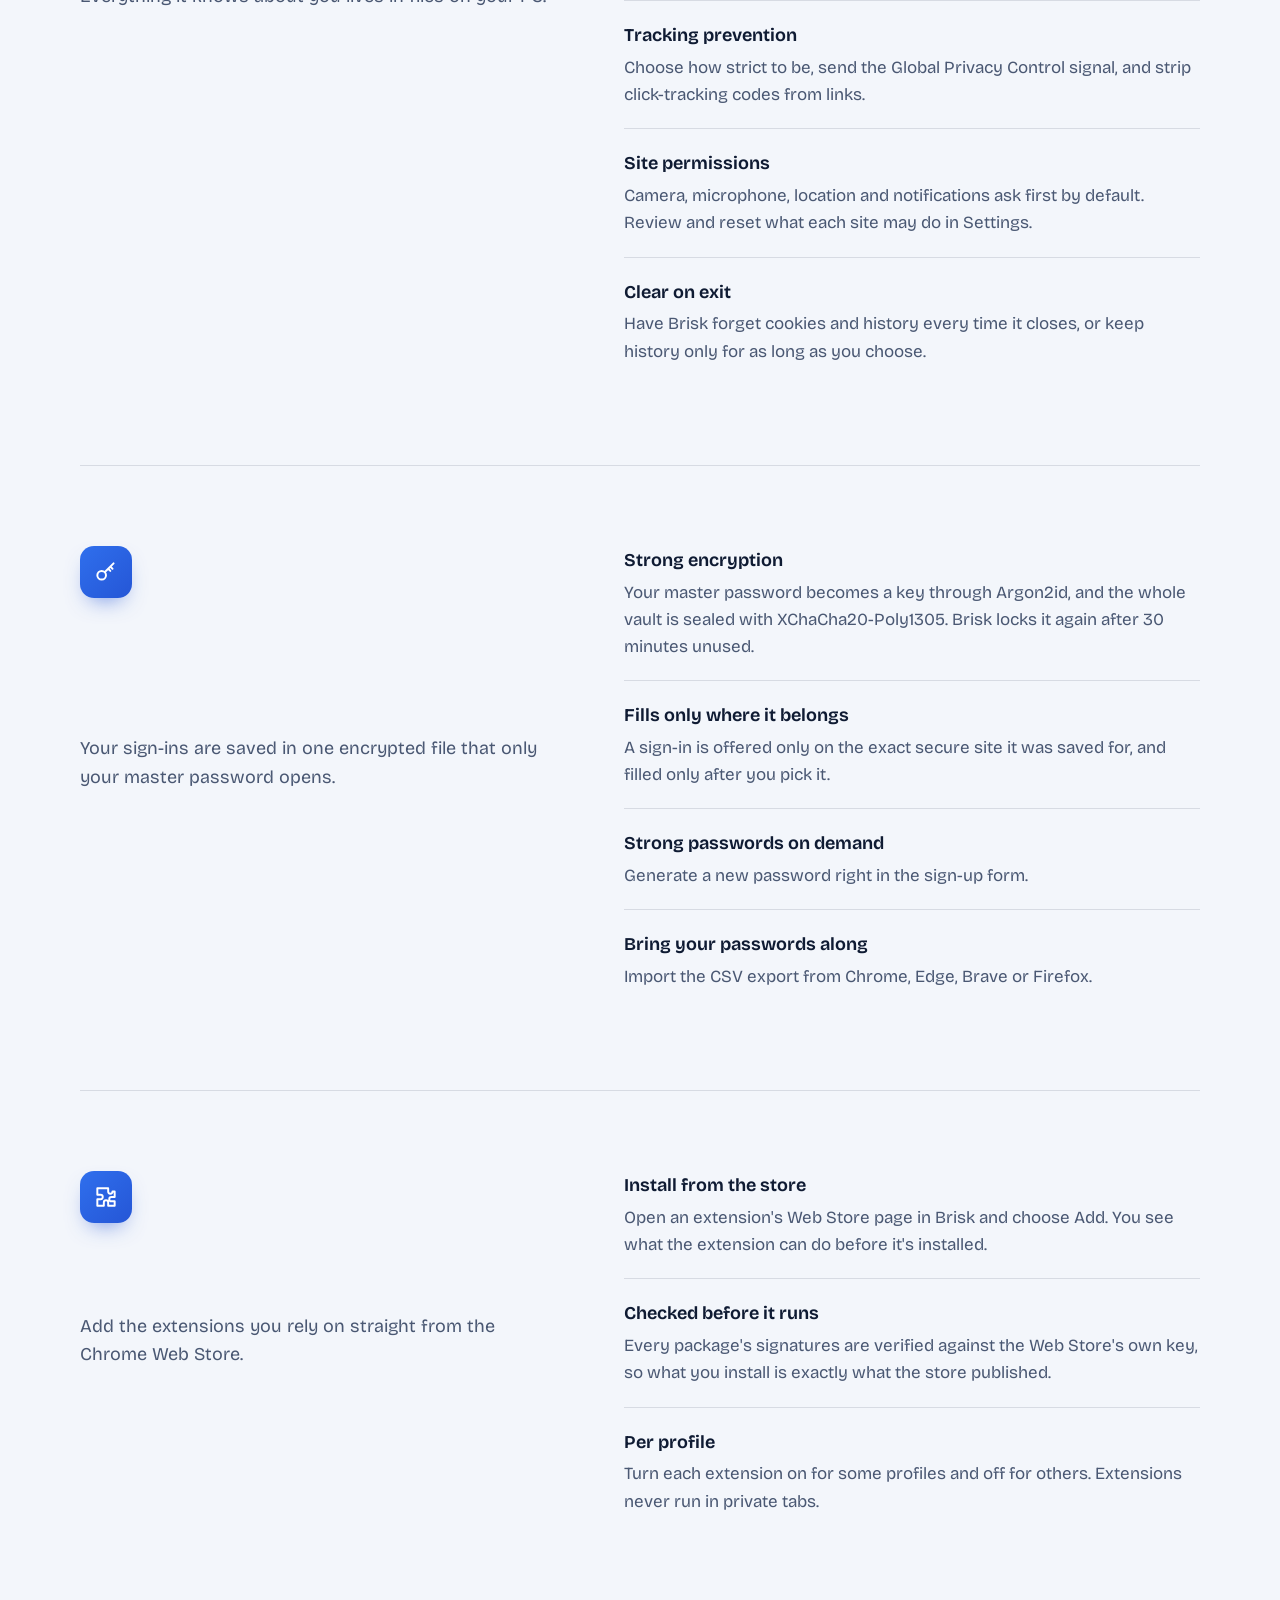
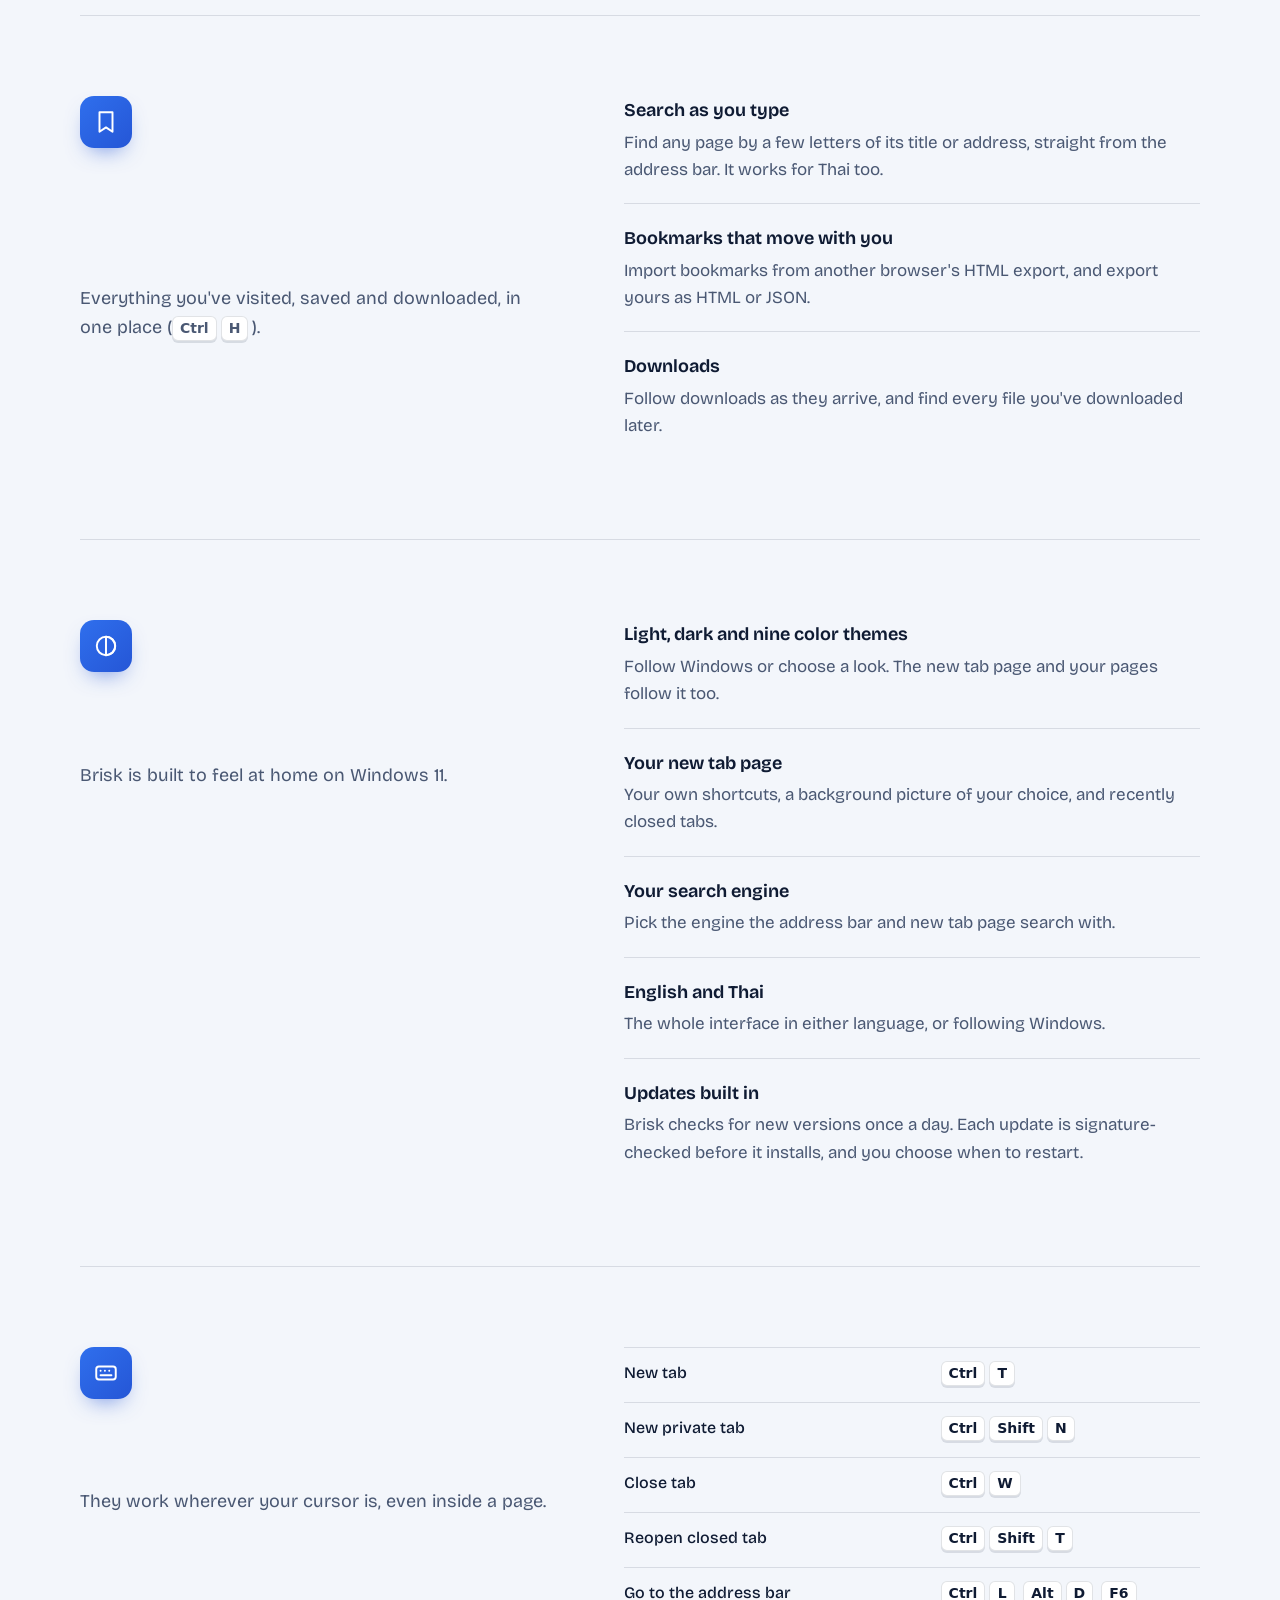
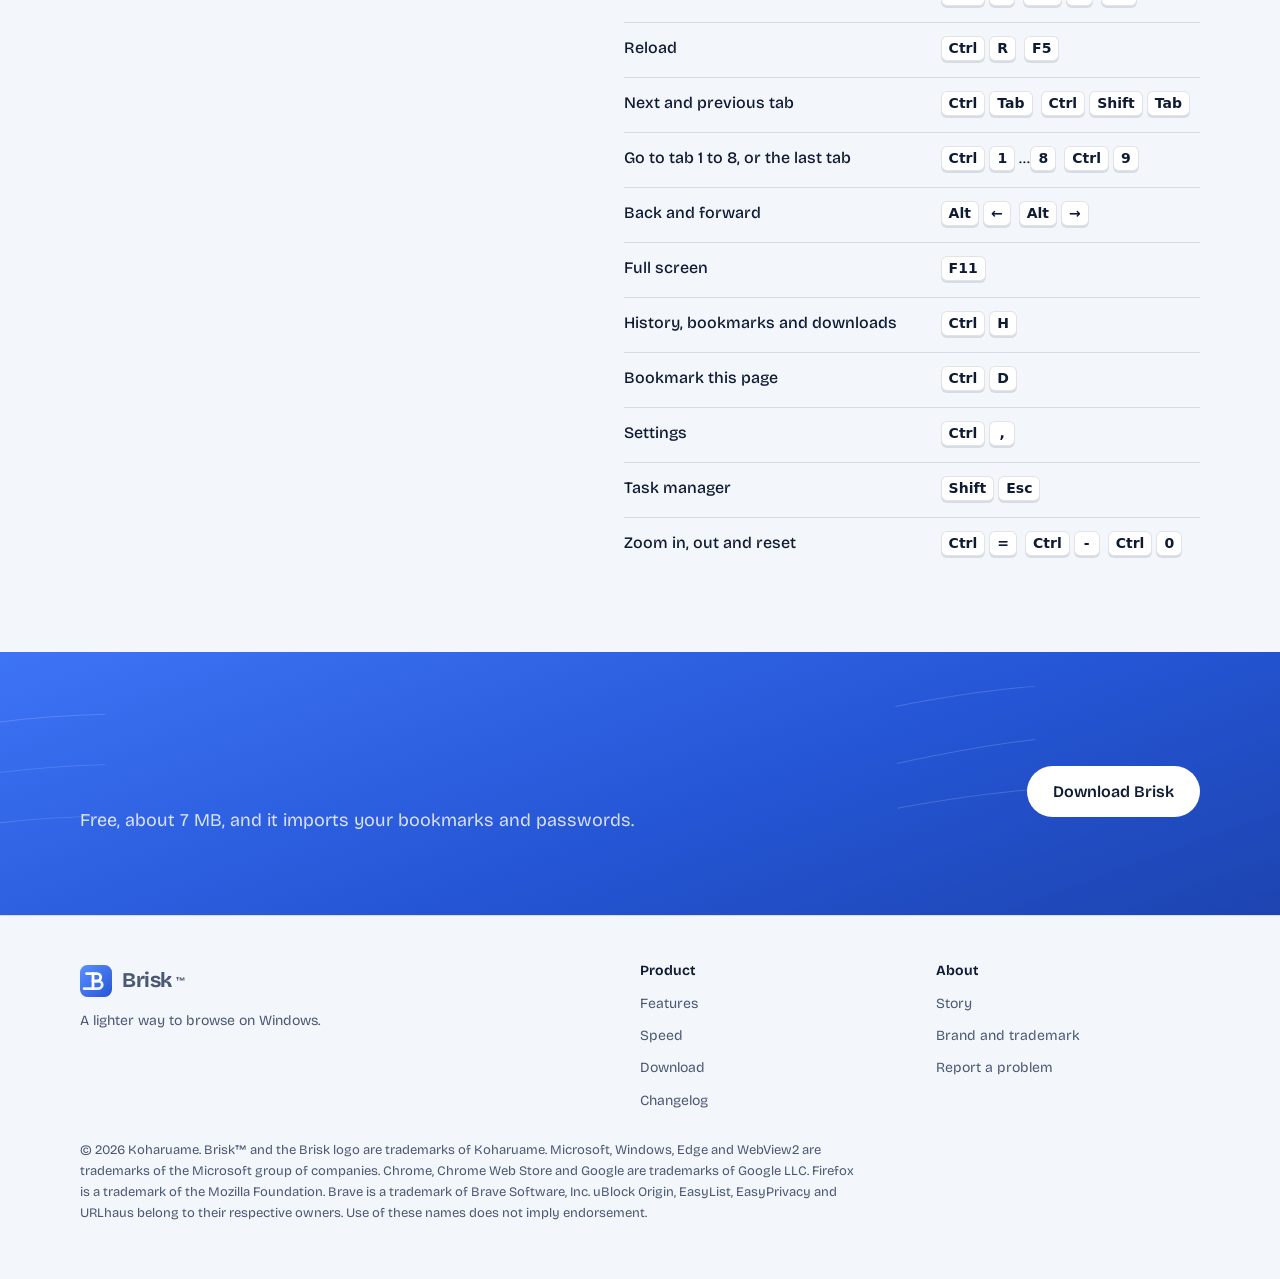
<file: docs/features.html>
<!doctype html>
<html lang="en">
  <head>
    <meta charset="UTF-8" />
    <meta name="viewport" content="width=device-width, initial-scale=1" />
    <title>Features — Brisk</title>
    <meta name="description" content="Everything Brisk does: ad and tracker blocking, sleeping tabs, windows and tab groups, privacy controls, a password manager, Chrome extensions and more." />
    <link rel="icon" href="logo.svg" type="image/svg+xml" />
    <link rel="preconnect" href="https://fonts.googleapis.com" />
    <link rel="preconnect" href="https://fonts.gstatic.com" crossorigin />
    <link href="https://fonts.googleapis.com/css2?family=Bricolage+Grotesque:opsz,wdth,wght@12..96,75..100,400..800&display=swap" rel="stylesheet" />
    <link rel="stylesheet" href="style.css" />
    <link rel="stylesheet" href="fx.css" />
    <link rel="stylesheet" href="pages.css" />
    <link rel="stylesheet" href="motion.css" />
    <script>
      document.documentElement.classList.add("js");
    </script>
  </head>
  <body>
    <a class="skip" href="#main">Skip to content</a>
    <header class="site-head">
      <div class="wrap head-row">
        <a class="mark" href="./" aria-label="Brisk home"><img src="logo.svg" alt="" />Brisk<sup>™</sup></a>
        <button class="menu-btn" type="button" aria-expanded="false" aria-controls="site-nav"><i></i><i></i><span class="sr">Menu</span></button>
        <nav class="site-nav" id="site-nav" aria-label="Site">
          <a href="features.html" aria-current="page">Features</a>
          <a href="speed.html">Speed</a>
          <a href="story.html">Story</a>
          <a href="changelog.html">Changelog</a>
          <a class="button small" href="download.html">Download</a>
        </nav>
      </div>
    </header>

    <main id="main">
      <div class="page-head">
        <svg class="streams" viewBox="0 0 1440 400" preserveAspectRatio="none" aria-hidden="true">
          <path d="M-60 200 C 260 110, 560 300, 860 190 S 1240 90, 1500 170" />
          <path d="M-60 260 C 280 170, 600 360, 900 250 S 1260 160, 1500 240" />
        </svg>
        <div class="wrap">
          <h1>Everything Brisk does.</h1>
          <p class="lede">A browser should load what you asked for, keep what you didn't ask for out, and stay quiet about the rest. Here's every part of Brisk, and what it does for you.</p>
        </div>
      </div>

      <nav class="jump" aria-label="Sections">
        <ul class="wrap">
          <li><a href="#blocking">Blocking</a></li>
          <li><a href="#sleep">Sleeping tabs</a></li>
          <li><a href="#tabs">Tabs &amp; windows</a></li>
          <li><a href="#privacy">Privacy</a></li>
          <li><a href="#passwords">Passwords</a></li>
          <li><a href="#extensions">Extensions</a></li>
          <li><a href="#library">History &amp; bookmarks</a></li>
          <li><a href="#yours">Make it yours</a></li>
          <li><a href="#keys">Shortcuts</a></li>
        </ul>
      </nav>

      <div class="wrap">
        <section class="feature" id="blocking" aria-labelledby="blocking-title">
          <div class="feature-head">
            <div class="feature-icon"><svg viewBox="0 0 24 24" aria-hidden="true"><path d="M12 3 19 6v5c0 4.4-3 8.1-7 10-4-1.9-7-5.6-7-10V6Z" /><path d="m9 12 2 2 4-4" /></svg></div>
            <h2 id="blocking-title">Ads and trackers, stopped before they load</h2>
            <p>Blocking happens on every network request, before anything is downloaded, so pages finish sooner and don't jump around as ads arrive.</p>
            <a class="more" href="speed.html">See the measurements</a>
          </div>
          <dl class="details">
            <div><dt>The lists people trust</dt><dd>EasyList, EasyPrivacy, EasyList Thailand and uBlock Origin's own filter lists, updated in the background every two days. Add any other filter list you like.</dd></div>
            <div><dt>Clean pages, not empty boxes</dt><dd>The spaces ads leave behind are hidden too, and the scripts some sites use to fight blockers are neutralized.</dd></div>
            <div><dt>Malware and phishing warnings</dt><dd>Brisk checks addresses against URLhaus and phishing lists stored on your PC. No address you visit is sent anywhere to be checked. You can continue to a site anyway if you're sure.</dd></div>
            <div><dt>One click to trust a site</dt><dd>The shield in the address bar shows how many requests were blocked on the page. Turn blocking off for a site you want to support, and it stays off for that site only.</dd></div>
            <div><dt>Secure connections first</dt><dd>Brisk upgrades addresses to HTTPS and tells you before it falls back to an unencrypted connection.</dd></div>
          </dl>
        </section>

        <section class="feature" id="sleep" aria-labelledby="sleep-title">
          <div class="feature-head">
            <div class="feature-icon"><svg viewBox="0 0 24 24" aria-hidden="true"><path d="M20 14.5A8 8 0 1 1 9.5 4a6.5 6.5 0 0 0 10.5 10.5Z" /></svg></div>
            <h2 id="sleep-title">Sleeping tabs give memory back</h2>
            <p>Keep as many tabs open as you like. The ones you're not using step down quietly, and wake up when you click them.</p>
            <a class="more" href="speed.html#sleep">1,921 MB → 375 MB, measured</a>
          </div>
          <dl class="details">
            <div><dt>Four gentle steps</dt><dd>A hidden tab first rests, then uses less memory, then is suspended, and finally is put away entirely, with its scroll position, form text and media position saved for when you come back.</dd></div>
            <div><dt>Never at the wrong moment</dt><dd>Tabs playing sound, tabs where you're typing, and sites you add to the never-sleep list are left awake.</dd></div>
            <div><dt>A memory budget</dt><dd>When the pages you have open use more than their budget (a quarter of your RAM by default), Brisk puts the longest-hidden tab to sleep first.</dd></div>
            <div><dt>Battery saver</dt><dd>On battery power, tabs fall asleep twice as fast.</dd></div>
            <div><dt>See what's using what</dt><dd>The task manager (<kbd>Shift</kbd><kbd>Esc</kbd>) shows each tab's memory and processor use, and closes any of them.</dd></div>
          </dl>
        </section>

        <section class="feature" id="tabs" aria-labelledby="tabs-title">
          <div class="feature-head">
            <div class="feature-icon"><svg viewBox="0 0 24 24" aria-hidden="true"><rect x="3" y="6" width="13" height="13" rx="2.5" /><path d="M8 3h10.5A2.5 2.5 0 0 1 21 5.5V16" /></svg></div>
            <h2 id="tabs-title">Tabs and windows, arranged your way</h2>
            <p>Brisk works the way you already expect a browser to, with a few things done more carefully.</p>
          </div>
          <dl class="details">
            <div><dt>Tear tabs off</dt><dd>Drag a tab out of the strip to give it a window of its own, or drop it on another window's tabs to move it there. The page moves with it and doesn't reload.</dd></div>
            <div><dt>Tab groups</dt><dd>Gather tabs into named, colored groups. Click a group's label to fold it away.</dd></div>
            <div><dt>Pinned tabs</dt><dd>Keep the sites you always have open at the start of the strip.</dd></div>
            <div><dt>Picks up where you left off</dt><dd>Every window, tab, group and back history comes back when you restart Brisk. Restored tabs load only when you open them.</dd></div>
            <div><dt>Reopen what you closed</dt><dd><kbd>Ctrl</kbd><kbd>Shift</kbd><kbd>T</kbd> brings back the last tab you closed, and the address bar finds recently closed tabs too.</dd></div>
          </dl>
        </section>

        <section class="feature" id="privacy" aria-labelledby="privacy-title">
          <div class="feature-head">
            <div class="feature-icon"><svg viewBox="0 0 24 24" aria-hidden="true"><rect x="5" y="10.5" width="14" height="10" rx="2.5" /><path d="M8 10.5V7.5a4 4 0 0 1 8 0v3" /></svg></div>
            <h2 id="privacy-title">What you do stays with you</h2>
            <p>Brisk has no telemetry, no account and no cloud. Everything it knows about you lives in files on your PC.</p>
          </div>
          <dl class="details">
            <div><dt>Private tabs</dt><dd>Private tabs run in their own memory-only space. Nothing they do is kept in history, cookies or the session once they're closed.</dd></div>
            <div><dt>Profiles</dt><dd>Give work, home or a shared account its own profile, with separate cookies, sign-ins and site data. Each tab shows whose it is.</dd></div>
            <div><dt>Tracking prevention</dt><dd>Choose how strict to be, send the Global Privacy Control signal, and strip click-tracking codes from links.</dd></div>
            <div><dt>Site permissions</dt><dd>Camera, microphone, location and notifications ask first by default. Review and reset what each site may do in Settings.</dd></div>
            <div><dt>Clear on exit</dt><dd>Have Brisk forget cookies and history every time it closes, or keep history only for as long as you choose.</dd></div>
          </dl>
        </section>

        <section class="feature" id="passwords" aria-labelledby="passwords-title">
          <div class="feature-head">
            <div class="feature-icon"><svg viewBox="0 0 24 24" aria-hidden="true"><circle cx="8" cy="15" r="4" /><path d="m11 12 8-8M16 7l2 2M14 9l2 2" /></svg></div>
            <h2 id="passwords-title">A password manager you control</h2>
            <p>Your sign-ins are saved in one encrypted file that only your master password opens.</p>
          </div>
          <dl class="details">
            <div><dt>Strong encryption</dt><dd>Your master password becomes a key through Argon2id, and the whole vault is sealed with XChaCha20-Poly1305. Brisk locks it again after 30 minutes unused.</dd></div>
            <div><dt>Fills only where it belongs</dt><dd>A sign-in is offered only on the exact secure site it was saved for, and filled only after you pick it.</dd></div>
            <div><dt>Strong passwords on demand</dt><dd>Generate a new password right in the sign-up form.</dd></div>
            <div><dt>Bring your passwords along</dt><dd>Import the CSV export from Chrome, Edge, Brave or Firefox.</dd></div>
          </dl>
        </section>

        <section class="feature" id="extensions" aria-labelledby="extensions-title">
          <div class="feature-head">
            <div class="feature-icon"><svg viewBox="0 0 24 24" aria-hidden="true"><path d="M10 4h4v3a2 2 0 1 0 4 0V7h2v5h-3a2 2 0 1 0 0 4h3v4h-6v-3a2 2 0 1 0-4 0v3H4v-6h3a2 2 0 1 0 0-4H4V4Z" /></svg></div>
            <h2 id="extensions-title">Chrome extensions</h2>
            <p>Add the extensions you rely on straight from the Chrome Web Store.</p>
          </div>
          <dl class="details">
            <div><dt>Install from the store</dt><dd>Open an extension's Web Store page in Brisk and choose Add. You see what the extension can do before it's installed.</dd></div>
            <div><dt>Checked before it runs</dt><dd>Every package's signatures are verified against the Web Store's own key, so what you install is exactly what the store published.</dd></div>
            <div><dt>Per profile</dt><dd>Turn each extension on for some profiles and off for others. Extensions never run in private tabs.</dd></div>
          </dl>
        </section>

        <section class="feature" id="library" aria-labelledby="library-title">
          <div class="feature-head">
            <div class="feature-icon"><svg viewBox="0 0 24 24" aria-hidden="true"><path d="M6 3h12v18l-6-4-6 4Z" /></svg></div>
            <h2 id="library-title">History, bookmarks and downloads</h2>
            <p>Everything you've visited, saved and downloaded, in one place (<kbd>Ctrl</kbd><kbd>H</kbd>).</p>
          </div>
          <dl class="details">
            <div><dt>Search as you type</dt><dd>Find any page by a few letters of its title or address, straight from the address bar. It works for Thai too.</dd></div>
            <div><dt>Bookmarks that move with you</dt><dd>Import bookmarks from another browser's HTML export, and export yours as HTML or JSON.</dd></div>
            <div><dt>Downloads</dt><dd>Follow downloads as they arrive, and find every file you've downloaded later.</dd></div>
          </dl>
        </section>

        <section class="feature" id="yours" aria-labelledby="yours-title">
          <div class="feature-head">
            <div class="feature-icon"><svg viewBox="0 0 24 24" aria-hidden="true"><circle cx="12" cy="12" r="8.5" /><path d="M12 3.5v17M12 3.5a8.5 8.5 0 0 1 0 17" /></svg></div>
            <h2 id="yours-title">Make it yours</h2>
            <p>Brisk is built to feel at home on Windows 11.</p>
          </div>
          <dl class="details">
            <div><dt>Light, dark and nine color themes</dt><dd>Follow Windows or choose a look. The new tab page and your pages follow it too.</dd></div>
            <div><dt>Your new tab page</dt><dd>Your own shortcuts, a background picture of your choice, and recently closed tabs.</dd></div>
            <div><dt>Your search engine</dt><dd>Pick the engine the address bar and new tab page search with.</dd></div>
            <div><dt>English and Thai</dt><dd>The whole interface in either language, or following Windows.</dd></div>
            <div><dt>Updates built in</dt><dd>Brisk checks for new versions once a day. Each update is signature-checked before it installs, and you choose when to restart.</dd></div>
          </dl>
        </section>

        <section class="feature" id="keys" aria-labelledby="keys-title">
          <div class="feature-head">
            <div class="feature-icon"><svg viewBox="0 0 24 24" aria-hidden="true"><rect x="3" y="6" width="18" height="12" rx="2.5" /><path d="M7 10h.01M11 10h.01M15 10h.01M7 14h10" /></svg></div>
            <h2 id="keys-title">Keyboard shortcuts</h2>
            <p>They work wherever your cursor is, even inside a page.</p>
          </div>
          <table class="keys">
            <tbody>
              <tr><th>New tab</th><td><kbd>Ctrl</kbd><kbd>T</kbd></td></tr>
              <tr><th>New private tab</th><td><kbd>Ctrl</kbd><kbd>Shift</kbd><kbd>N</kbd></td></tr>
              <tr><th>Close tab</th><td><kbd>Ctrl</kbd><kbd>W</kbd></td></tr>
              <tr><th>Reopen closed tab</th><td><kbd>Ctrl</kbd><kbd>Shift</kbd><kbd>T</kbd></td></tr>
              <tr><th>Go to the address bar</th><td><kbd>Ctrl</kbd><kbd>L</kbd> <kbd>Alt</kbd><kbd>D</kbd> <kbd>F6</kbd></td></tr>
              <tr><th>Reload</th><td><kbd>Ctrl</kbd><kbd>R</kbd> <kbd>F5</kbd></td></tr>
              <tr><th>Next and previous tab</th><td><kbd>Ctrl</kbd><kbd>Tab</kbd> <kbd>Ctrl</kbd><kbd>Shift</kbd><kbd>Tab</kbd></td></tr>
              <tr><th>Go to tab 1 to 8, or the last tab</th><td><kbd>Ctrl</kbd><kbd>1</kbd>…<kbd>8</kbd> <kbd>Ctrl</kbd><kbd>9</kbd></td></tr>
              <tr><th>Back and forward</th><td><kbd>Alt</kbd><kbd>←</kbd> <kbd>Alt</kbd><kbd>→</kbd></td></tr>
              <tr><th>Full screen</th><td><kbd>F11</kbd></td></tr>
              <tr><th>History, bookmarks and downloads</th><td><kbd>Ctrl</kbd><kbd>H</kbd></td></tr>
              <tr><th>Bookmark this page</th><td><kbd>Ctrl</kbd><kbd>D</kbd></td></tr>
              <tr><th>Settings</th><td><kbd>Ctrl</kbd><kbd>,</kbd></td></tr>
              <tr><th>Task manager</th><td><kbd>Shift</kbd><kbd>Esc</kbd></td></tr>
              <tr><th>Zoom in, out and reset</th><td><kbd>Ctrl</kbd><kbd>=</kbd> <kbd>Ctrl</kbd><kbd>-</kbd> <kbd>Ctrl</kbd><kbd>0</kbd></td></tr>
            </tbody>
          </table>
        </section>
      </div>

      <section class="sky" aria-labelledby="cta-title">
        <svg class="sky-streams" viewBox="0 0 1440 420" preserveAspectRatio="none" aria-hidden="true">
          <path d="M-40 120 C 300 40, 600 220, 900 120 S 1300 40, 1480 110" />
          <path d="M-40 200 C 320 120, 640 300, 940 200 S 1320 120, 1480 190" />
          <path d="M-40 280 C 280 210, 600 370, 900 280 S 1300 200, 1480 270" />
        </svg>
        <div class="wrap sky-row">
          <div>
            <h2 id="cta-title">Try Brisk on your PC</h2>
            <p class="sky-lede">Free, about 7 MB, and it imports your bookmarks and passwords.</p>
          </div>
          <a class="button light" href="download.html">Download Brisk</a>
        </div>
      </section>
    </main>

    <footer class="site-foot">
      <div class="wrap">
        <div class="foot-grid">
          <div class="foot-brand">
            <a class="mark" href="./"><img src="logo.svg" alt="" />Brisk<sup>™</sup></a>
            <p>A lighter way to browse on Windows.</p>
          </div>
          <nav aria-label="Product">
            <h2>Product</h2>
            <a href="features.html">Features</a>
            <a href="speed.html">Speed</a>
            <a href="download.html">Download</a>
            <a href="changelog.html">Changelog</a>
          </nav>
          <nav aria-label="About">
            <h2>About</h2>
            <a href="story.html">Story</a>
            <a href="story.html#brand">Brand and trademark</a>
            <a href="https://github.com/koharuame/brisk-browser/issues">Report a problem</a>
          </nav>
        </div>
        <p class="legal">
          © 2026 Koharuame. Brisk™ and the Brisk logo are trademarks of Koharuame. Microsoft, Windows, Edge and WebView2 are trademarks of the Microsoft group of companies. Chrome, Chrome Web Store and Google are trademarks of Google LLC. Firefox is a trademark of the Mozilla Foundation. Brave is a trademark of Brave Software, Inc. uBlock Origin, EasyList, EasyPrivacy and URLhaus belong to their respective owners. Use of these names does not imply endorsement.
        </p>
      </div>
    </footer>

    <script src="site.js"></script>
  </body>
</html>
</file>
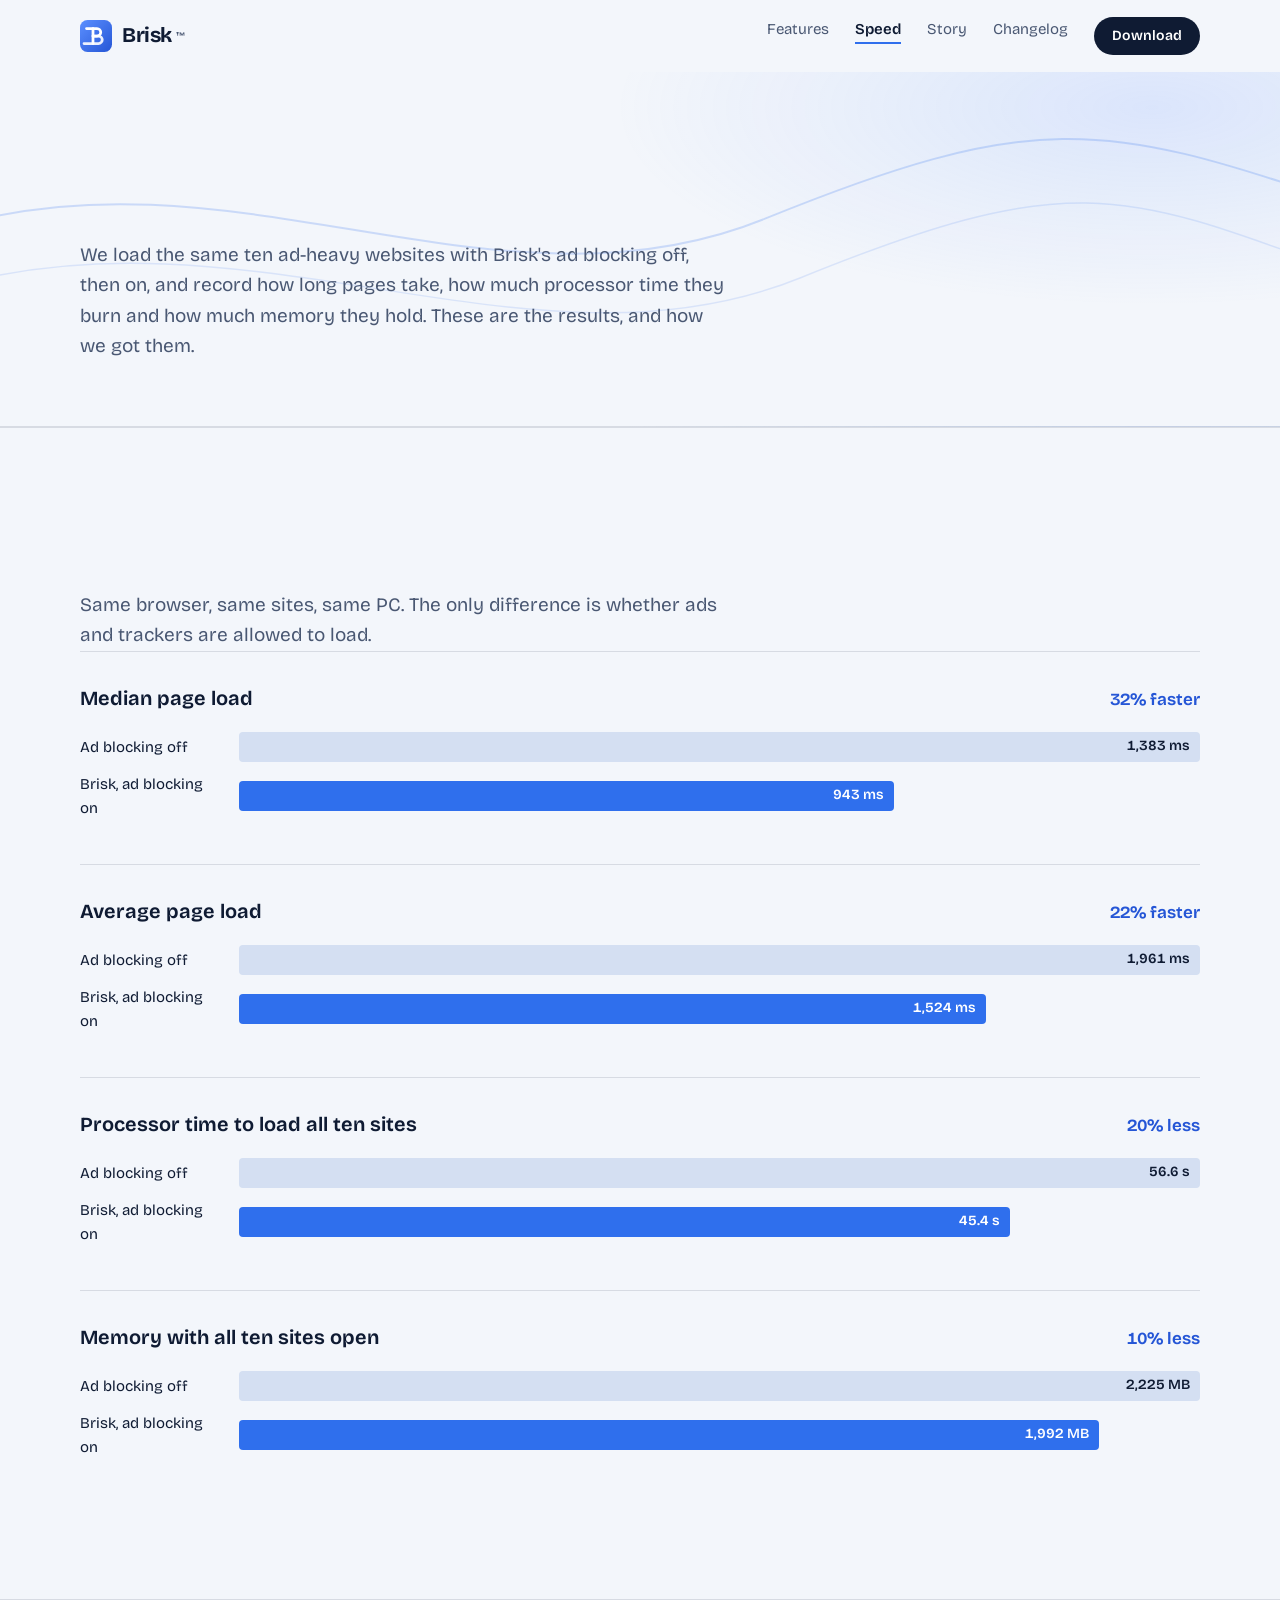
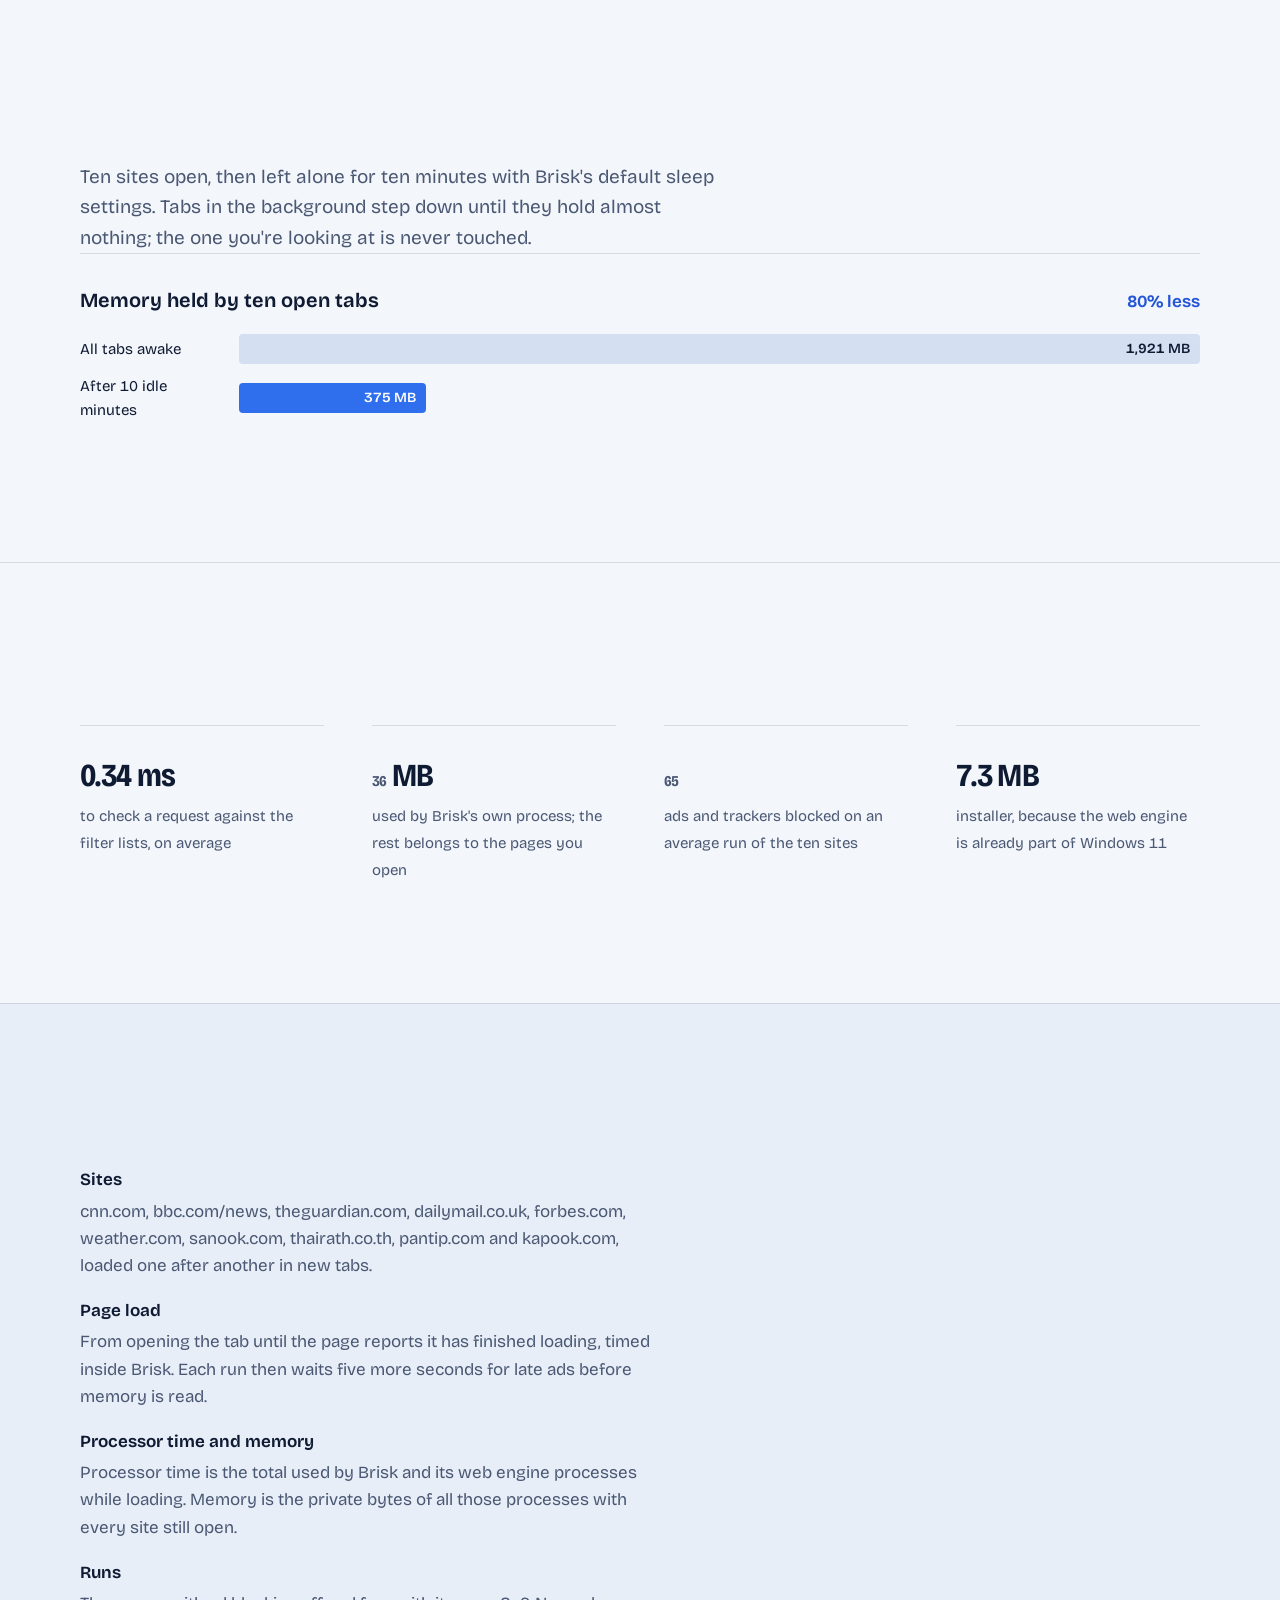
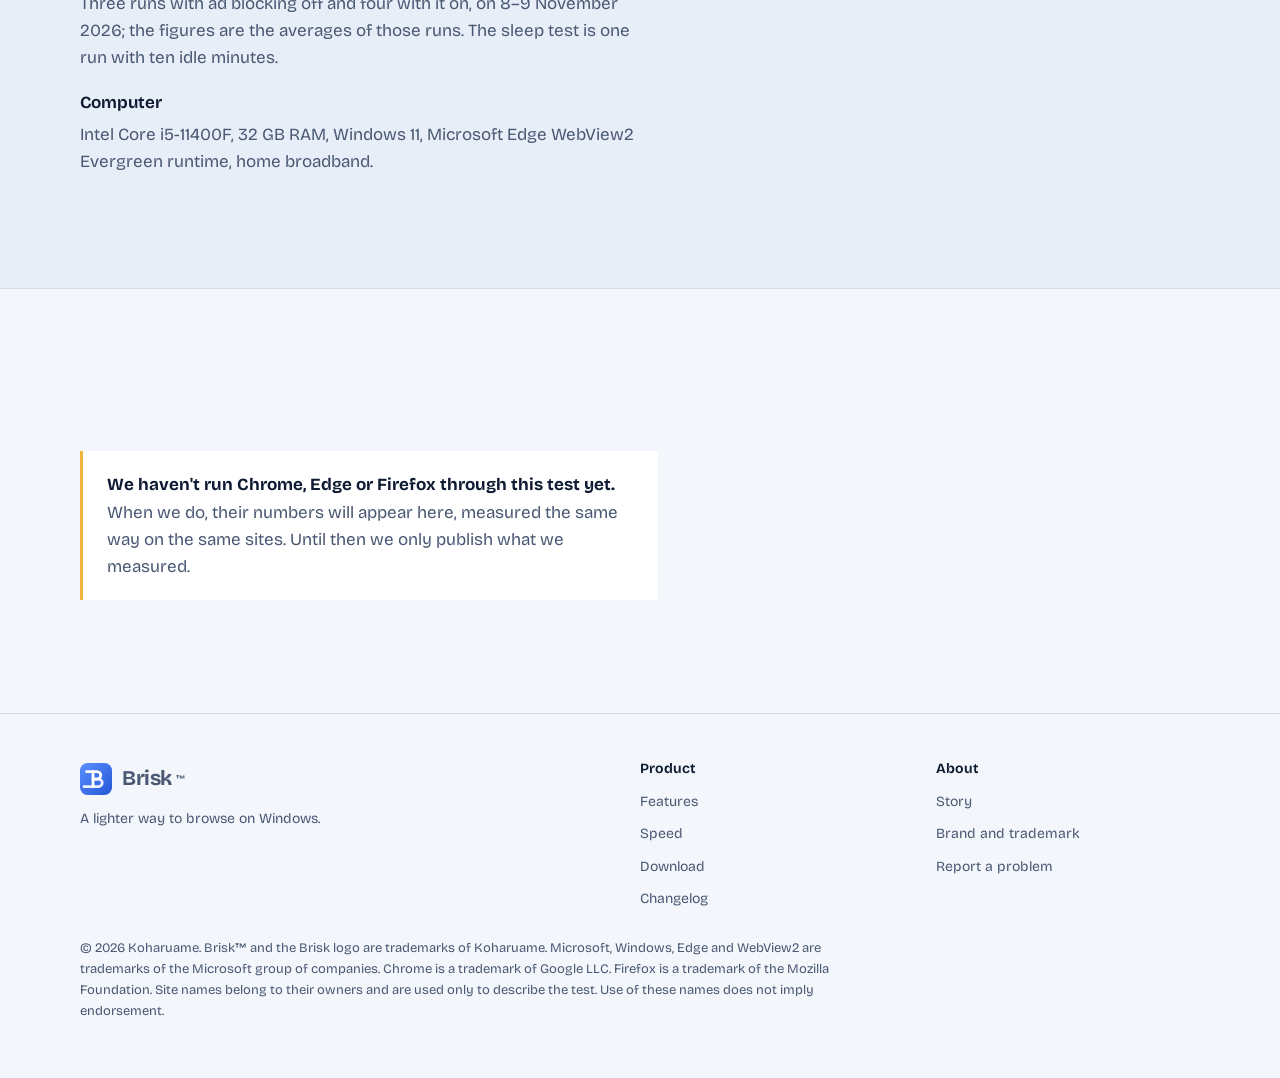
<file: docs/speed.html>
<!doctype html>
<html lang="en">
  <head>
    <meta charset="UTF-8" />
    <meta name="viewport" content="width=device-width, initial-scale=1" />
    <title>Speed — Brisk</title>
    <meta name="description" content="How fast Brisk is, measured on ten ad-heavy websites: page loads, processor time and memory, with the method and the numbers." />
    <link rel="icon" href="logo.svg" type="image/svg+xml" />
    <link rel="preconnect" href="https://fonts.googleapis.com" />
    <link rel="preconnect" href="https://fonts.gstatic.com" crossorigin />
    <link href="https://fonts.googleapis.com/css2?family=Bricolage+Grotesque:opsz,wdth,wght@12..96,75..100,400..800&display=swap" rel="stylesheet" />
    <link rel="stylesheet" href="style.css" />
    <link rel="stylesheet" href="fx.css" />
    <link rel="stylesheet" href="pages.css" />
    <link rel="stylesheet" href="motion.css" />
    <script>
      document.documentElement.classList.add("js");
    </script>
  </head>
  <body>
    <a class="skip" href="#main">Skip to content</a>
    <header class="site-head">
      <div class="wrap head-row">
        <a class="mark" href="./" aria-label="Brisk home"><img src="logo.svg" alt="" />Brisk<sup>™</sup></a>
        <button class="menu-btn" type="button" aria-expanded="false" aria-controls="site-nav"><i></i><i></i><span class="sr">Menu</span></button>
        <nav class="site-nav" id="site-nav" aria-label="Site">
          <a href="features.html">Features</a>
          <a href="speed.html" aria-current="page">Speed</a>
          <a href="story.html">Story</a>
          <a href="changelog.html">Changelog</a>
          <a class="button small" href="download.html">Download</a>
        </nav>
      </div>
    </header>

    <main id="main">
      <div class="page-head">
        <svg class="streams" viewBox="0 0 1440 400" preserveAspectRatio="none" aria-hidden="true">
          <path d="M-60 200 C 260 110, 560 300, 860 190 S 1240 90, 1500 170" />
          <path d="M-60 260 C 280 170, 600 360, 900 250 S 1260 160, 1500 240" />
        </svg>
        <div class="wrap">
          <h1>How fast is Brisk, measured.</h1>
          <p class="lede">We load the same ten ad-heavy websites with Brisk's ad blocking off, then on, and record how long pages take, how much processor time they burn and how much memory they hold. These are the results, and how we got them.</p>
        </div>
      </div>

      <section class="block" aria-labelledby="adblock-title">
        <div class="wrap">
          <h2 id="adblock-title">Blocking ads makes pages faster</h2>
          <p class="intro">Same browser, same sites, same PC. The only difference is whether ads and trackers are allowed to load.</p>

          <figure class="chart">
            <figcaption><b>Median page load</b><span class="delta">32% faster</span></figcaption>
            <div class="bar"><span>Ad blocking off</span><div class="track"><div class="fill" style="--w: 100%">1,383 ms</div></div></div>
            <div class="bar brisk"><span>Brisk, ad blocking on</span><div class="track"><div class="fill" style="--w: 68.2%">943 ms</div></div></div>
          </figure>

          <figure class="chart">
            <figcaption><b>Average page load</b><span class="delta">22% faster</span></figcaption>
            <div class="bar"><span>Ad blocking off</span><div class="track"><div class="fill" style="--w: 100%">1,961 ms</div></div></div>
            <div class="bar brisk"><span>Brisk, ad blocking on</span><div class="track"><div class="fill" style="--w: 77.7%">1,524 ms</div></div></div>
          </figure>

          <figure class="chart">
            <figcaption><b>Processor time to load all ten sites</b><span class="delta">20% less</span></figcaption>
            <div class="bar"><span>Ad blocking off</span><div class="track"><div class="fill" style="--w: 100%">56.6 s</div></div></div>
            <div class="bar brisk"><span>Brisk, ad blocking on</span><div class="track"><div class="fill" style="--w: 80.2%">45.4 s</div></div></div>
          </figure>

          <figure class="chart">
            <figcaption><b>Memory with all ten sites open</b><span class="delta">10% less</span></figcaption>
            <div class="bar"><span>Ad blocking off</span><div class="track"><div class="fill" style="--w: 100%">2,225 MB</div></div></div>
            <div class="bar brisk"><span>Brisk, ad blocking on</span><div class="track"><div class="fill" style="--w: 89.5%">1,992 MB</div></div></div>
          </figure>
        </div>
      </section>

      <section class="block" id="sleep" aria-labelledby="sleep-title">
        <div class="wrap">
          <h2 id="sleep-title">Sleeping tabs give memory back</h2>
          <p class="intro">Ten sites open, then left alone for ten minutes with Brisk's default sleep settings. Tabs in the background step down until they hold almost nothing; the one you're looking at is never touched.</p>

          <figure class="chart">
            <figcaption><b>Memory held by ten open tabs</b><span class="delta">80% less</span></figcaption>
            <div class="bar"><span>All tabs awake</span><div class="track"><div class="fill" style="--w: 100%">1,921 MB</div></div></div>
            <div class="bar brisk"><span>After 10 idle minutes</span><div class="track"><div class="fill" style="--w: 19.5%">375 MB</div></div></div>
          </figure>
        </div>
      </section>

      <section class="block" aria-labelledby="small-title">
        <div class="wrap">
          <h2 id="small-title">Small where it counts</h2>
          <ul class="facts">
            <li><b>0.34 ms</b><span>to check a request against the filter lists, on average</span></li>
            <li><b><span data-count="37">37</span> MB</b><span>used by Brisk's own process; the rest belongs to the pages you open</span></li>
            <li><b><span data-count="67">67</span></b><span>ads and trackers blocked on an average run of the ten sites</span></li>
            <li><b>7.3 MB</b><span>installer, because the web engine is already part of Windows 11</span></li>
          </ul>
        </div>
      </section>

      <section class="block story" aria-labelledby="method-title">
        <div class="wrap">
          <h2 id="method-title">How we measured</h2>
          <dl class="method">
            <dt>Sites</dt>
            <dd>cnn.com, bbc.com/news, theguardian.com, dailymail.co.uk, forbes.com, weather.com, sanook.com, thairath.co.th, pantip.com and kapook.com, loaded one after another in new tabs.</dd>
            <dt>Page load</dt>
            <dd>From opening the tab until the page reports it has finished loading, timed inside Brisk. Each run then waits five more seconds for late ads before memory is read.</dd>
            <dt>Processor time and memory</dt>
            <dd>Processor time is the total used by Brisk and its web engine processes while loading. Memory is the private bytes of all those processes with every site still open.</dd>
            <dt>Runs</dt>
            <dd>Three runs with ad blocking off and four with it on, on 8–9 November 2026; the figures are the averages of those runs. The sleep test is one run with ten idle minutes.</dd>
            <dt>Computer</dt>
            <dd>Intel Core i5-11400F, 32 GB RAM, Windows 11, Microsoft Edge WebView2 Evergreen runtime, home broadband.</dd>
          </dl>
        </div>
      </section>

      <section class="block" aria-labelledby="others-title">
        <div class="wrap">
          <h2 id="others-title">What about other browsers?</h2>
          <p class="note">
            <b>We haven't run Chrome, Edge or Firefox through this test yet.</b> When we do, their numbers will appear here, measured the same way on the same sites. Until then we only publish what we measured.
          </p>
        </div>
      </section>
    </main>

    <footer class="site-foot">
      <div class="wrap">
        <div class="foot-grid">
          <div class="foot-brand">
            <a class="mark" href="./"><img src="logo.svg" alt="" />Brisk<sup>™</sup></a>
            <p>A lighter way to browse on Windows.</p>
          </div>
          <nav aria-label="Product">
            <h2>Product</h2>
            <a href="features.html">Features</a>
            <a href="speed.html">Speed</a>
            <a href="download.html">Download</a>
            <a href="changelog.html">Changelog</a>
          </nav>
          <nav aria-label="About">
            <h2>About</h2>
            <a href="story.html">Story</a>
            <a href="story.html#brand">Brand and trademark</a>
            <a href="https://github.com/koharuame/brisk-browser/issues">Report a problem</a>
          </nav>
        </div>
        <p class="legal">
          © 2026 Koharuame. Brisk™ and the Brisk logo are trademarks of Koharuame. Microsoft, Windows, Edge and WebView2 are trademarks of the Microsoft group of companies. Chrome is a trademark of Google LLC. Firefox is a trademark of the Mozilla Foundation. Site names belong to their owners and are used only to describe the test. Use of these names does not imply endorsement.
        </p>
      </div>
    </footer>

    <script src="site.js"></script>
  </body>
</html>
</file>
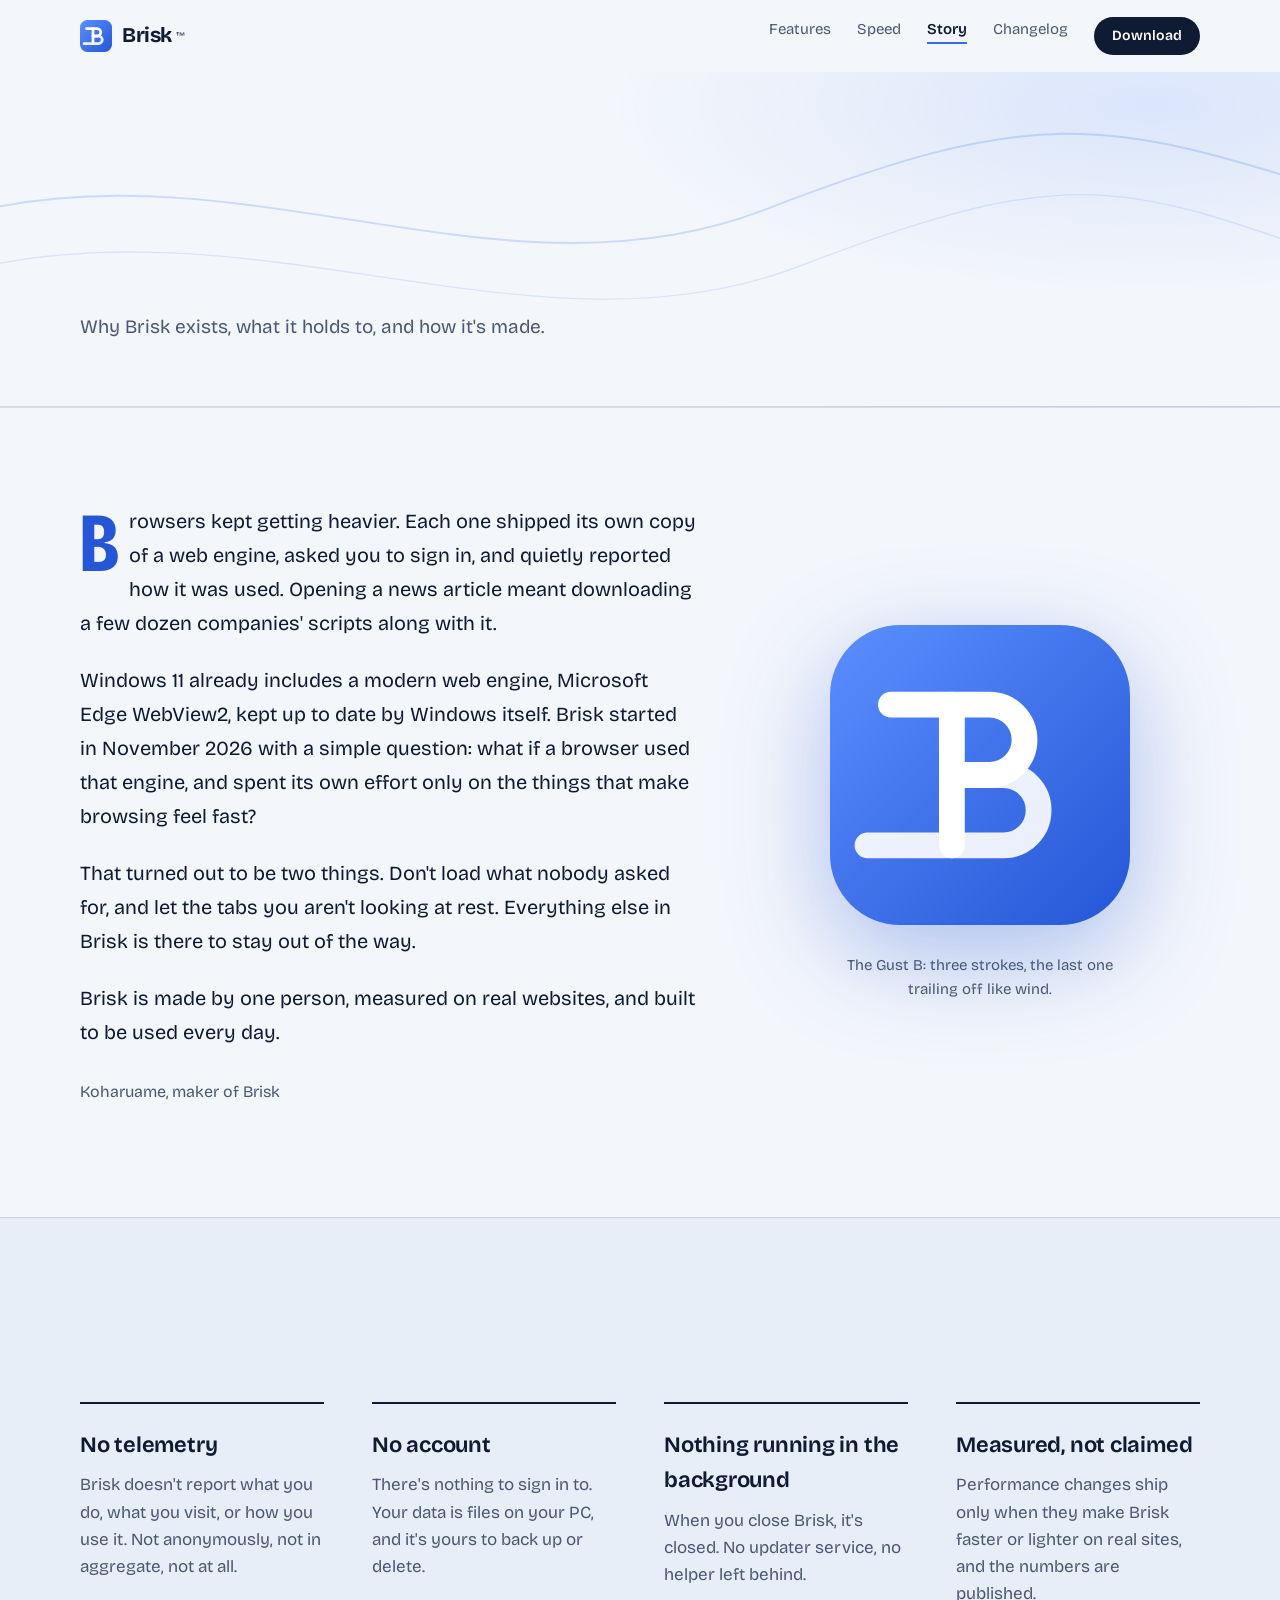
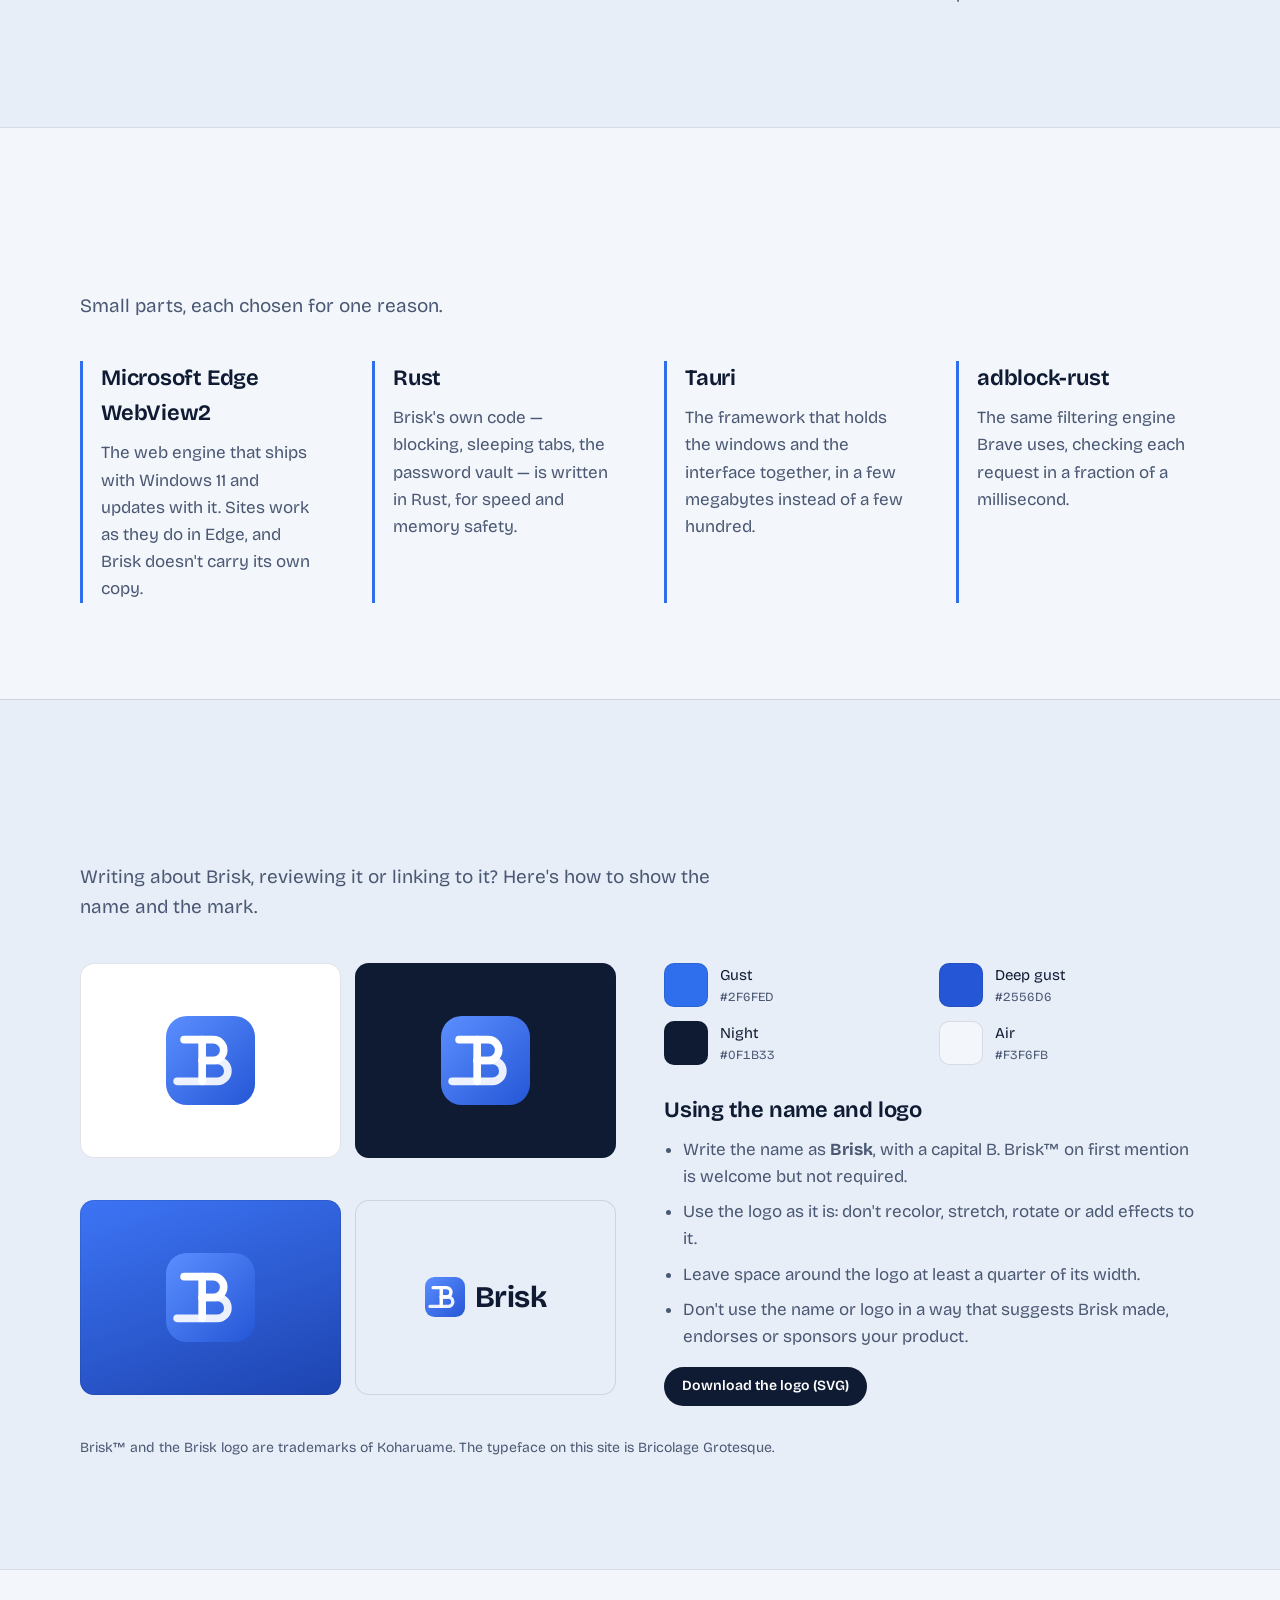
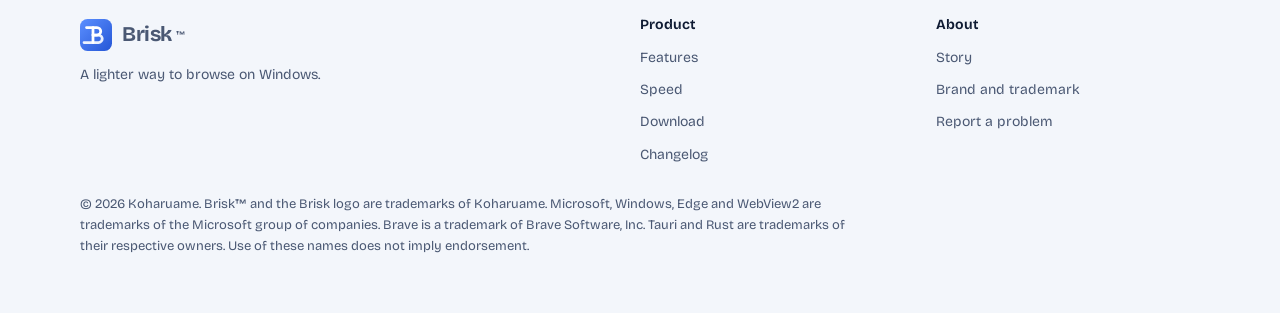
<file: docs/story.html>
<!doctype html>
<html lang="en">
  <head>
    <meta charset="UTF-8" />
    <meta name="viewport" content="width=device-width, initial-scale=1" />
    <title>Story — Brisk</title>
    <meta name="description" content="Why Brisk exists, what it holds to, how it's built, and how to use the Brisk name and logo." />
    <link rel="icon" href="logo.svg" type="image/svg+xml" />
    <link rel="preconnect" href="https://fonts.googleapis.com" />
    <link rel="preconnect" href="https://fonts.gstatic.com" crossorigin />
    <link href="https://fonts.googleapis.com/css2?family=Bricolage+Grotesque:opsz,wdth,wght@12..96,75..100,400..800&display=swap" rel="stylesheet" />
    <link rel="stylesheet" href="style.css" />
    <link rel="stylesheet" href="fx.css" />
    <link rel="stylesheet" href="pages.css" />
    <link rel="stylesheet" href="motion.css" />
    <script>
      document.documentElement.classList.add("js");
    </script>
  </head>
  <body>
    <a class="skip" href="#main">Skip to content</a>
    <header class="site-head">
      <div class="wrap head-row">
        <a class="mark" href="./" aria-label="Brisk home"><img src="logo.svg" alt="" />Brisk<sup>™</sup></a>
        <button class="menu-btn" type="button" aria-expanded="false" aria-controls="site-nav"><i></i><i></i><span class="sr">Menu</span></button>
        <nav class="site-nav" id="site-nav" aria-label="Site">
          <a href="features.html">Features</a>
          <a href="speed.html">Speed</a>
          <a href="story.html" aria-current="page">Story</a>
          <a href="changelog.html">Changelog</a>
          <a class="button small" href="download.html">Download</a>
        </nav>
      </div>
    </header>

    <main id="main">
      <div class="page-head">
        <svg class="streams" viewBox="0 0 1440 400" preserveAspectRatio="none" aria-hidden="true">
          <path d="M-60 200 C 260 110, 560 300, 860 190 S 1240 90, 1500 170" />
          <path d="M-60 260 C 280 170, 600 360, 900 250 S 1260 160, 1500 240" />
        </svg>
        <div class="wrap">
          <h1>A browser that does less, on purpose.</h1>
          <p class="lede">Why Brisk exists, what it holds to, and how it's made.</p>
        </div>
      </div>

      <section class="block" aria-labelledby="why-title">
        <div class="wrap story-grid">
          <div>
            <h2 id="why-title" class="sr">Why Brisk exists</h2>
            <div class="long-read">
              <p>Browsers kept getting heavier. Each one shipped its own copy of a web engine, asked you to sign in, and quietly reported how it was used. Opening a news article meant downloading a few dozen companies' scripts along with it.</p>
              <p>Windows 11 already includes a modern web engine, Microsoft Edge WebView2, kept up to date by Windows itself. Brisk started in November 2026 with a simple question: what if a browser used that engine, and spent its own effort only on the things that make browsing feel fast?</p>
              <p>That turned out to be two things. Don't load what nobody asked for, and let the tabs you aren't looking at rest. Everything else in Brisk is there to stay out of the way.</p>
              <p>Brisk is made by one person, measured on real websites, and built to be used every day.</p>
            </div>
            <p class="signature">Koharuame, maker of Brisk</p>
          </div>
          <figure class="mark-study" aria-hidden="true">
            <svg viewBox="0 0 64 64">
              <defs>
                <linearGradient id="plate2" x1="0" y1="0" x2="1" y2="1">
                  <stop offset="0" stop-color="#5b8fff" />
                  <stop offset="1" stop-color="#2556d6" />
                </linearGradient>
              </defs>
              <rect width="64" height="64" rx="15" fill="url(#plate2)" />
              <g fill="none" stroke="#fff" stroke-width="5.5" stroke-linecap="round" stroke-linejoin="round" class="draw">
                <path d="M26 17v30" />
                <path d="M13 17h21a7.5 7.5 0 0 1 0 15H26" />
                <path d="M26 32h11a7.5 7.5 0 0 1 0 15H8" opacity=".9" />
              </g>
            </svg>
            <figcaption>The Gust B: three strokes, the last one trailing off like wind.</figcaption>
          </figure>
        </div>
      </section>

      <section class="block story" aria-labelledby="hold-title">
        <div class="wrap">
          <h2 id="hold-title">What Brisk holds to</h2>
          <ul class="tenets">
            <li><h3>No telemetry</h3><p>Brisk doesn't report what you do, what you visit, or how you use it. Not anonymously, not in aggregate, not at all.</p></li>
            <li><h3>No account</h3><p>There's nothing to sign in to. Your data is files on your PC, and it's yours to back up or delete.</p></li>
            <li><h3>Nothing running in the background</h3><p>When you close Brisk, it's closed. No updater service, no helper left behind.</p></li>
            <li><h3>Measured, not claimed</h3><p>Performance changes ship only when they make Brisk faster or lighter on real sites, and the numbers are published.</p></li>
          </ul>
        </div>
      </section>

      <section class="block" aria-labelledby="built-title">
        <div class="wrap">
          <h2 id="built-title">How Brisk is built</h2>
          <p class="intro">Small parts, each chosen for one reason.</p>
          <div class="stack">
            <div><h3>Microsoft Edge WebView2</h3><p>The web engine that ships with Windows 11 and updates with it. Sites work as they do in Edge, and Brisk doesn't carry its own copy.</p></div>
            <div><h3>Rust</h3><p>Brisk's own code — blocking, sleeping tabs, the password vault — is written in Rust, for speed and memory safety.</p></div>
            <div><h3>Tauri</h3><p>The framework that holds the windows and the interface together, in a few megabytes instead of a few hundred.</p></div>
            <div><h3>adblock-rust</h3><p>The same filtering engine Brave uses, checking each request in a fraction of a millisecond.</p></div>
          </div>
        </div>
      </section>


      <section class="block story" id="brand" aria-labelledby="brand-title">
        <div class="wrap">
          <h2 id="brand-title">Brand and trademark</h2>
          <p class="intro">Writing about Brisk, reviewing it or linking to it? Here's how to show the name and the mark.</p>
          <div class="brand-grid">
            <div class="logo-tiles">
              <div class="tile-light"><img src="logo.svg" alt="Brisk logo on white" /></div>
              <div class="tile-dark"><img src="logo.svg" alt="Brisk logo on navy" /></div>
              <div class="tile-sky"><img src="logo.svg" alt="Brisk logo on blue" /></div>
              <div class="tile-word"><span><img src="logo.svg" alt="" />Brisk</span></div>
            </div>
            <div>
              <ul class="swatches" aria-label="Brand colors">
                <li><i style="background: #2f6fed"></i><span>Gust<small>#2F6FED</small></span></li>
                <li><i style="background: #2556d6"></i><span>Deep gust<small>#2556D6</small></span></li>
                <li><i style="background: #0f1b33"></i><span>Night<small>#0F1B33</small></span></li>
                <li><i style="background: #f3f6fb"></i><span>Air<small>#F3F6FB</small></span></li>
              </ul>
              <h3>Using the name and logo</h3>
              <ul class="rules">
                <li>Write the name as <b>Brisk</b>, with a capital B. Brisk™ on first mention is welcome but not required.</li>
                <li>Use the logo as it is: don't recolor, stretch, rotate or add effects to it.</li>
                <li>Leave space around the logo at least a quarter of its width.</li>
                <li>Don't use the name or logo in a way that suggests Brisk made, endorses or sponsors your product.</li>
              </ul>
              <p><a class="button small" href="logo.svg" download="brisk-logo.svg">Download the logo (SVG)</a></p>
            </div>
          </div>
          <p class="fine">Brisk™ and the Brisk logo are trademarks of Koharuame. The typeface on this site is Bricolage Grotesque.</p>
        </div>
      </section>
    </main>

    <footer class="site-foot">
      <div class="wrap">
        <div class="foot-grid">
          <div class="foot-brand">
            <a class="mark" href="./"><img src="logo.svg" alt="" />Brisk<sup>™</sup></a>
            <p>A lighter way to browse on Windows.</p>
          </div>
          <nav aria-label="Product">
            <h2>Product</h2>
            <a href="features.html">Features</a>
            <a href="speed.html">Speed</a>
            <a href="download.html">Download</a>
            <a href="changelog.html">Changelog</a>
          </nav>
          <nav aria-label="About">
            <h2>About</h2>
            <a href="story.html">Story</a>
            <a href="story.html#brand">Brand and trademark</a>
            <a href="https://github.com/koharuame/brisk-browser/issues">Report a problem</a>
          </nav>
        </div>
        <p class="legal">
          © 2026 Koharuame. Brisk™ and the Brisk logo are trademarks of Koharuame. Microsoft, Windows, Edge and WebView2 are trademarks of the Microsoft group of companies. Brave is a trademark of Brave Software, Inc. Tauri and Rust are trademarks of their respective owners. Use of these names does not imply endorsement.
        </p>
      </div>
    </footer>

    <script src="site.js"></script>
  </body>
</html>
</file>
<file: docs/style.css>
/* Brisk website. Identity: wind (the "Gust B" mark), cool air, the app's blue.
   One family (Bricolage Grotesque) carries everything; numbers use tabular figures. */

:root {
  --paper: #f3f6fb; /* cool air */
  --paper-2: #e8eef8;
  --ink: #0f1b33; /* deep navy, the text */
  --ink-2: #4a5873;
  --gust: #2f6fed; /* the app's accent */
  --gust-deep: #2556d6;
  --mist: #d4dff2;
  --line: rgba(15, 27, 51, 0.12);
  --sun: #f2b33d; /* "faster" in charts */
  --measure: 34em;
  --ease: cubic-bezier(0.2, 0, 0, 1);
  color-scheme: light;
}

* {
  box-sizing: border-box;
}

html {
  -webkit-text-size-adjust: 100%;
}

body {
  margin: 0;
  background: var(--paper);
  color: var(--ink);
  font: 400 17px/1.6 "Bricolage Grotesque", "Segoe UI", system-ui, sans-serif;
  font-optical-sizing: auto;
  font-variation-settings: "wdth" 100;
}

a {
  color: var(--gust-deep);
  text-underline-offset: 3px;
}

a:focus-visible,
button:focus-visible {
  outline: 3px solid var(--gust);
  outline-offset: 3px;
  border-radius: 4px;
}

.wrap {
  width: min(1120px, 100% - 40px);
  margin-inline: auto;
}

.skip {
  position: absolute;
  left: -999px;
}

.skip:focus {
  left: 20px;
  top: 12px;
  z-index: 10;
  padding: 8px 14px;
  background: var(--ink);
  color: #fff;
}

/* --- site header: sticks, and frosts over once the page scrolls under it ------- */
.site-head {
  position: sticky;
  top: 0;
  z-index: 20;
  transition:
    background-color 0.25s var(--ease),
    box-shadow 0.25s var(--ease);
}

.site-head.is-scrolled {
  background: rgba(243, 246, 251, 0.78);
  box-shadow: 0 1px 0 var(--line);
  backdrop-filter: saturate(1.4) blur(14px);
  -webkit-backdrop-filter: saturate(1.4) blur(14px);
}

.head-row {
  display: flex;
  align-items: center;
  gap: 32px;
  height: 72px;
}

.mark {
  display: flex;
  align-items: center;
  gap: 10px;
  color: var(--ink);
  font-size: 21px;
  font-weight: 700;
  letter-spacing: -0.02em;
  text-decoration: none;
}

.mark img {
  width: 32px;
  height: 32px;
}

.mark sup {
  margin-left: -6px;
  font-size: 10px;
  font-weight: 500;
  color: var(--ink-2);
}

.site-nav {
  display: flex;
  gap: 26px;
  margin-left: auto;
  font-size: 15px;
}

.site-nav a {
  color: var(--ink-2);
  text-decoration: none;
}

.site-nav a:hover,
.site-nav a[aria-current="page"] {
  color: var(--ink);
}

.button {
  display: inline-flex;
  align-items: center;
  gap: 10px;
  padding: 13px 26px;
  border-radius: 999px;
  background: var(--ink);
  color: #fff;
  font-weight: 600;
  font-size: 16px;
  text-decoration: none;
  transition: background-color 0.15s var(--ease);
}

.button:hover {
  background: var(--gust-deep);
}

.button svg {
  width: 18px;
  height: 18px;
}

.button.small {
  padding: 8px 18px;
  font-size: 14px;
}

/* --- hero: the wind is the signature ------------------------------------------- */
.hero {
  position: relative;
  overflow: hidden;
  padding: 72px 0 120px;
}

.streams {
  position: absolute;
  inset: -40px 0 0 0;
  width: 100%;
  height: calc(100% + 40px);
  pointer-events: none;
}

.streams path {
  fill: none;
  stroke: var(--gust);
  stroke-linecap: round;
  stroke-dasharray: 2400;
  stroke-dashoffset: 2400;
  animation: gust 2.4s var(--ease) forwards;
}

.streams path:nth-child(1) {
  stroke-width: 2;
  opacity: 0.35;
}

.streams path:nth-child(2) {
  stroke-width: 1.5;
  opacity: 0.22;
  animation-delay: 0.18s;
}

.streams path:nth-child(3) {
  stroke-width: 1;
  opacity: 0.16;
  animation-delay: 0.36s;
}

.streams path:nth-child(4) {
  stroke-width: 1;
  opacity: 0.1;
  animation-delay: 0.54s;
}

@keyframes gust {
  to {
    stroke-dashoffset: 0;
  }
}

.hero .wrap {
  position: relative;
}

.hero h1 {
  max-width: 11em;
  margin: 0;
  font-size: clamp(46px, 7.4vw, 96px);
  font-weight: 700;
  font-variation-settings: "wdth" 90;
  line-height: 0.98;
  letter-spacing: -0.035em;
}

.hero .lede {
  max-width: 30em;
  margin: 28px 0 0;
  color: var(--ink-2);
  font-size: clamp(18px, 2vw, 21px);
  line-height: 1.5;
}

.actions {
  display: flex;
  flex-wrap: wrap;
  align-items: center;
  gap: 14px 26px;
  margin-top: 40px;
}

.fine {
  color: var(--ink-2);
  font-size: 14px;
}

/* --- sections ----------------------------------------------------------------- */
section.block {
  padding: 96px 0;
  border-top: 1px solid var(--line);
}

h2 {
  max-width: 16em;
  margin: 0 0 18px;
  font-size: clamp(30px, 4vw, 46px);
  font-weight: 700;
  font-variation-settings: "wdth" 92;
  line-height: 1.05;
  letter-spacing: -0.025em;
}

h3 {
  margin: 0 0 8px;
  font-size: 22px;
  font-weight: 650;
  letter-spacing: -0.01em;
}

.intro {
  max-width: var(--measure);
  margin: 0;
  color: var(--ink-2);
  font-size: 19px;
}

/* Three things Brisk does, each with its measured evidence beside it. */
.pillars {
  display: grid;
  gap: 0;
  margin: 56px 0 0;
  padding: 0;
  list-style: none;
}

.pillars li {
  display: grid;
  grid-template-columns: minmax(0, 1.1fr) minmax(0, 1fr);
  gap: 24px 64px;
  padding: 34px 0;
  border-top: 1px solid var(--line);
}

.pillars p {
  max-width: var(--measure);
  margin: 0;
  color: var(--ink-2);
}

.evidence {
  align-self: center;
  font-variant-numeric: tabular-nums;
}

.evidence b {
  display: block;
  font-size: clamp(28px, 3.4vw, 40px);
  font-weight: 700;
  font-variation-settings: "wdth" 85;
  letter-spacing: -0.02em;
  line-height: 1.1;
}

.evidence span {
  color: var(--ink-2);
  font-size: 15px;
}

/* Everything else, as a plain two-column list. */
.also {
  columns: 2 300px;
  column-gap: 64px;
  margin: 48px 0 0;
  padding: 0;
  list-style: none;
}

.also li {
  break-inside: avoid;
  padding: 18px 0;
  border-top: 1px solid var(--line);
}

.also b {
  display: block;
  font-weight: 650;
}

.also span {
  color: var(--ink-2);
  font-size: 16px;
}

/* The story reads like a letter: narrower, larger, signed. */
.story {
  background: var(--paper-2);
}

.story .letter {
  max-width: 36em;
  font-size: 20px;
  line-height: 1.65;
}

.story .letter p {
  margin: 0 0 1.1em;
}

.story .principles {
  display: flex;
  flex-wrap: wrap;
  gap: 10px;
  margin: 34px 0 0;
  padding: 0;
  list-style: none;
}

.story .principles li {
  padding: 7px 16px;
  border-radius: 999px;
  background: var(--paper);
  box-shadow: inset 0 0 0 1px var(--line);
  font-size: 15px;
}

.signature {
  margin-top: 30px;
  color: var(--ink-2);
  font-size: 16px;
}

.get {
  text-align: left;
}

.get .row {
  display: flex;
  flex-wrap: wrap;
  align-items: center;
  justify-content: space-between;
  gap: 28px;
}

.reqs {
  display: grid;
  grid-template-columns: repeat(auto-fit, minmax(200px, 1fr));
  gap: 0 40px;
  margin: 40px 0 0;
  padding: 0;
  list-style: none;
}

.reqs li {
  padding: 14px 0;
  border-top: 1px solid var(--line);
  font-size: 15px;
}

.reqs b {
  display: block;
  color: var(--ink-2);
  font-weight: 500;
}

/* --- speed page ------------------------------------------------------------------ */
.page-head {
  padding: 64px 0 56px;
}

.page-head h1 {
  max-width: 14em;
  margin: 0;
  font-size: clamp(40px, 6vw, 72px);
  font-weight: 700;
  font-variation-settings: "wdth" 90;
  line-height: 1;
  letter-spacing: -0.03em;
}

.page-head .lede {
  max-width: 34em;
  margin: 24px 0 0;
  color: var(--ink-2);
  font-size: 19px;
}

.chart {
  margin: 0;
  padding: 30px 0 34px;
  border-top: 1px solid var(--line);
  font-variant-numeric: tabular-nums;
}

.chart figcaption {
  display: flex;
  flex-wrap: wrap;
  align-items: baseline;
  justify-content: space-between;
  gap: 8px 24px;
  margin-bottom: 18px;
}

.chart figcaption b {
  font-size: 20px;
  font-weight: 650;
}

.chart .delta {
  color: var(--gust-deep);
  font-weight: 650;
}

.bar {
  display: grid;
  grid-template-columns: 9.5em 1fr;
  align-items: center;
  gap: 16px;
  margin: 10px 0;
  font-size: 15px;
}

.bar .track {
  position: relative;
  height: 30px;
}

.bar .fill {
  display: flex;
  align-items: center;
  justify-content: flex-end;
  width: var(--w);
  height: 100%;
  padding: 0 10px;
  border-radius: 4px;
  background: var(--mist);
  color: var(--ink);
  font-size: 14px;
  font-weight: 600;
  white-space: nowrap;
  transform-origin: left;
  animation: grow 0.9s var(--ease) both;
}

.bar.brisk .fill {
  background: var(--gust);
  color: #fff;
}

@keyframes grow {
  from {
    transform: scaleX(0);
  }
}

.facts {
  display: grid;
  grid-template-columns: repeat(auto-fit, minmax(240px, 1fr));
  gap: 0 48px;
  margin: 0;
  padding: 0;
  list-style: none;
}

.facts li {
  padding: 24px 0;
  border-top: 1px solid var(--line);
  font-variant-numeric: tabular-nums;
}

.facts b {
  display: block;
  font-size: 32px;
  font-weight: 700;
  font-variation-settings: "wdth" 85;
  letter-spacing: -0.02em;
}

.facts span {
  color: var(--ink-2);
  font-size: 15px;
}

.method {
  max-width: var(--measure);
  color: var(--ink-2);
}

.method dt {
  margin-top: 18px;
  color: var(--ink);
  font-weight: 650;
}

.method dd {
  margin: 4px 0 0;
}

.note {
  max-width: var(--measure);
  padding: 20px 24px;
  border-left: 3px solid var(--sun);
  background: #fff;
  color: var(--ink-2);
}

.note b {
  color: var(--ink);
}

/* --- footer ------------------------------------------------------------------------ */
.site-foot {
  padding: 48px 0 56px;
  border-top: 1px solid var(--line);
  color: var(--ink-2);
  font-size: 14px;
}

.site-foot .cols {
  display: flex;
  flex-wrap: wrap;
  justify-content: space-between;
  gap: 24px;
}

.site-foot nav {
  display: flex;
  flex-wrap: wrap;
  gap: 22px;
}

.site-foot a {
  color: var(--ink-2);
}

.legal {
  max-width: 60em;
  margin: 28px 0 0;
  font-size: 13px;
  line-height: 1.6;
}

/* --- small screens + motion ------------------------------------------------------- */
@media (max-width: 720px) {
  .site-nav a:not(.button) {
    display: none;
  }
  .hero {
    padding: 40px 0 80px;
  }
  section.block {
    padding: 64px 0;
  }
  .pillars li {
    grid-template-columns: 1fr;
  }
  .bar {
    grid-template-columns: 1fr;
    gap: 6px;
  }
}

@media (prefers-reduced-motion: reduce) {
  .streams path {
    animation: none;
    stroke-dashoffset: 0;
  }
  .bar .fill {
    animation: none;
  }
  .button {
    transition: none;
  }
}
</file>
<file: docs/fx.css>
/* Interactive layer (site.js). Everything still reads fine without script. */

/* --- hero: wind field + layout ------------------------------------------------ */
.hero {
  padding: 40px 0 110px;
  background:
    radial-gradient(70% 60% at 85% 20%, rgba(91, 143, 255, 0.18), transparent 70%),
    radial-gradient(50% 50% at 10% 90%, rgba(47, 111, 237, 0.08), transparent 70%);
}

.wind-field {
  position: absolute;
  inset: 0;
  width: 100%;
  height: 100%;
}

/* With the canvas running, the static streams step back. */
.has-wind .hero .streams {
  opacity: 0.35;
}

.hero-grid {
  display: grid;
  grid-template-columns: minmax(0, 1fr) minmax(0, 1.05fr);
  align-items: center;
  gap: 56px;
}

.hero h1 {
  font-size: clamp(44px, 6.2vw, 84px);
}

/* --- the demo window ---------------------------------------------------------- */
.demo {
  margin: 0;
}

.demo-win {
  overflow: hidden;
  border-radius: 14px;
  background: #eceef3;
  box-shadow:
    0 0 0 1px rgba(15, 27, 51, 0.1),
    0 30px 60px -20px rgba(15, 27, 51, 0.35),
    0 12px 24px -12px rgba(37, 86, 214, 0.25);
  transform: perspective(1400px) rotateY(-6deg) rotateX(2deg);
  transition: transform 0.6s var(--ease);
  font-size: 12px;
}

.demo:hover .demo-win {
  transform: perspective(1400px) rotateY(-2deg) rotateX(1deg);
}

.demo-strip {
  display: flex;
  align-items: center;
  gap: 4px;
  height: 38px;
  padding: 6px 0 0 10px;
}

.demo-tab {
  display: flex;
  align-items: center;
  gap: 7px;
  height: 30px;
  padding: 0 12px;
  border-radius: 8px 8px 0 0;
  color: #5b6070;
  white-space: nowrap;
}

.demo-tab.is-active {
  background: #fff;
  color: var(--ink);
}

.demo-tab .dot {
  width: 12px;
  height: 12px;
  border-radius: 3px;
  background: var(--gust);
}

.demo-tab svg {
  width: 12px;
  height: 12px;
  fill: #8a93a8;
}

.demo-tab.is-asleep {
  opacity: 0.6;
}

.demo-win-btns {
  display: flex;
  gap: 14px;
  margin-left: auto;
  padding: 0 14px;
}

.demo-win-btns i {
  width: 10px;
  height: 1.5px;
  background: #8a93a8;
}

.demo-bar {
  display: flex;
  align-items: center;
  gap: 10px;
  height: 40px;
  padding: 0 12px;
  background: #fff;
}

.demo-url {
  display: flex;
  flex: 1;
  align-items: center;
  gap: 8px;
  height: 28px;
  padding: 0 12px;
  border-radius: 14px;
  background: #f1f3f7;
  color: #4a5873;
}

.demo-url svg,
.demo-shield svg {
  width: 13px;
  height: 13px;
  fill: none;
  stroke: currentColor;
  stroke-width: 1.4;
}

.demo-shield {
  display: flex;
  align-items: center;
  gap: 5px;
  height: 28px;
  padding: 0 10px;
  border-radius: 14px;
  background: rgba(47, 111, 237, 0.12);
  color: var(--gust-deep);
  font-variant-numeric: tabular-nums;
  transition:
    background-color 0.3s var(--ease),
    color 0.3s var(--ease);
}

[data-adblock="off"] .demo-shield {
  background: #f1f3f7;
  color: #8a93a8;
}

.demo-shield.bump {
  animation: bump 0.25s var(--ease);
}

@keyframes bump {
  50% {
    transform: scale(1.15);
  }
}

.demo-page {
  position: relative;
  height: 300px;
  margin: 0 6px 6px;
  overflow: hidden;
  border-radius: 0 0 9px 9px;
  background: #fff;
}

.demo-progress {
  position: absolute;
  inset: 0 auto auto 0;
  z-index: 1;
  width: 0;
  height: 3px;
  background: var(--gust);
  opacity: 0;
}

.demo-content {
  display: flex;
  flex-direction: column;
  gap: 10px;
  padding: 22px 26px;
}

/* Without script the skeleton just shows; site.js hides it and builds it in on each load. */
.sk,
.sk-img {
  height: 10px;
  border-radius: 5px;
  background: #e9edf4;
  transition:
    opacity 0.3s var(--ease),
    transform 0.3s var(--ease);
}

.js .sk,
.js .sk-img {
  opacity: 0;
  transform: translateY(4px);
}

.js .sk.is-shown,
.js .sk-img.is-shown {
  opacity: 1;
  transform: none;
}

.sk-title {
  width: 70%;
  height: 18px;
  background: #d6deec;
}

.sk-short {
  width: 55%;
}

.sk-img {
  flex: 1;
  height: 70px;
  border-radius: 8px;
  background: linear-gradient(135deg, #dce6f7, #eef3fb);
}

.demo-cols {
  display: flex;
  gap: 12px;
}

/* Ad slots: loud when they load, folded to a quiet "blocked" line when Brisk stops them. */
.ad {
  display: grid;
  place-items: center;
  height: 0;
  margin: -5px 0;
  overflow: hidden;
  border-radius: 6px;
  background: repeating-linear-gradient(45deg, #ffe7b0 0 10px, #ffd98a 10px 20px);
  color: #8a5a00;
  font-weight: 700;
  opacity: 0;
  transition:
    height 0.35s var(--ease),
    opacity 0.25s var(--ease),
    margin 0.35s var(--ease);
}

.ad.is-loaded {
  height: 46px;
  margin: 0;
  opacity: 1;
}

.ad-side {
  width: 34%;
}

.ad-side.is-loaded,
.ad-side.is-blocked {
  height: 70px;
}

.ad.is-blocked {
  height: 22px;
  margin: 0;
  background: rgba(47, 111, 237, 0.08);
  color: var(--gust-deep);
  font-weight: 600;
  opacity: 1;
}

.demo-controls {
  display: flex;
  align-items: center;
  justify-content: space-between;
  gap: 16px;
  margin-top: 22px;
  font-variant-numeric: tabular-nums;
}

.demo-time {
  color: var(--ink-2);
  font-size: 15px;
}

.demo-time b {
  color: var(--ink);
}

.demo-note {
  margin: 8px 0 0;
  color: var(--ink-2);
  font-size: 13px;
}

/* A Windows-style toggle switch. */
.switch {
  position: relative;
  display: inline-flex;
  align-items: center;
  gap: 12px;
  font-weight: 600;
  cursor: pointer;
}

.switch input {
  position: absolute;
  opacity: 0;
}

.switch-track {
  position: relative;
  width: 44px;
  height: 24px;
  border-radius: 12px;
  background: #b9c3d6;
  transition: background-color 0.2s var(--ease);
}

.switch-track span {
  position: absolute;
  top: 4px;
  left: 4px;
  width: 16px;
  height: 16px;
  border-radius: 50%;
  background: #fff;
  transition: transform 0.25s var(--ease);
}

.switch input:checked + .switch-track {
  background: var(--gust);
}

.switch input:checked + .switch-track span {
  transform: translateX(20px);
}

.switch input:focus-visible + .switch-track {
  outline: 3px solid var(--gust);
  outline-offset: 3px;
}

/* --- sleeping tabs: ten tabs fall asleep as the section comes into view -------- */
.sleepy b {
  font-variant-numeric: tabular-nums;
}

.naps {
  display: flex;
  align-items: flex-end;
  gap: 6px;
  height: 32px;
  margin-bottom: 14px;
}

.naps i {
  width: 22px;
  height: 28px;
  border-radius: 5px;
  background: var(--gust);
  transition:
    background-color 0.5s var(--ease),
    height 0.5s var(--ease);
}

.naps i:first-child {
  outline: 2px solid var(--gust);
  outline-offset: 2px;
}

.naps i.is-asleep {
  height: 8px;
  background: var(--mist);
}

/* --- story with the mark drawn large ----------------------------------------- */
.story-grid {
  display: grid;
  grid-template-columns: minmax(0, 1.4fr) minmax(0, 1fr);
  align-items: center;
  gap: 64px;
}

.mark-study {
  margin: 0;
  text-align: center;
}

.mark-study svg {
  width: min(100%, 300px);
  filter: drop-shadow(0 30px 50px rgba(37, 86, 214, 0.35));
}

.mark-study .draw path {
  stroke-dasharray: 80;
  stroke-dashoffset: 0;
}

.mark-study.is-drawing .draw path {
  animation: draw 1.4s var(--ease) both;
}

.mark-study.is-drawing .draw path:nth-child(2) {
  animation-delay: 0.25s;
}

.mark-study.is-drawing .draw path:nth-child(3) {
  animation-delay: 0.5s;
}

@keyframes draw {
  from {
    stroke-dashoffset: 80;
  }
}

.mark-study figcaption {
  max-width: 20em;
  margin: 20px auto 0;
  color: var(--ink-2);
  font-size: 15px;
}

/* --- the sky: download band ------------------------------------------------- */
.sky {
  position: relative;
  overflow: hidden;
  padding: 96px 0 80px;
  background: linear-gradient(160deg, #3d74f5 0%, #2556d6 55%, #1d44b0 100%);
  color: #fff;
}

.sky-streams {
  position: absolute;
  inset: 0;
  width: 100%;
  height: 100%;
  pointer-events: none;
}

.sky-streams path {
  fill: none;
  stroke: rgba(255, 255, 255, 0.16);
  stroke-width: 1.5;
  stroke-dasharray: 160 900;
  animation: drift 9s linear infinite;
}

.sky-streams path:nth-child(2) {
  animation-duration: 12s;
  animation-delay: -4s;
}

.sky-streams path:nth-child(3) {
  animation-duration: 15s;
  animation-delay: -8s;
}

@keyframes drift {
  from {
    stroke-dashoffset: 1060;
  }
  to {
    stroke-dashoffset: 0;
  }
}

.sky .wrap {
  position: relative;
}

.sky-row {
  display: flex;
  flex-wrap: wrap;
  align-items: center;
  justify-content: space-between;
  gap: 28px;
}

.sky h2 {
  margin-bottom: 10px;
}

.sky-lede {
  margin: 0;
  color: rgba(255, 255, 255, 0.82);
  font-size: 18px;
}

.button.light {
  background: #fff;
  color: var(--ink);
}

.button.light:hover {
  background: var(--paper-2);
}

.sky .reqs li {
  border-top-color: rgba(255, 255, 255, 0.22);
}

.sky .reqs b {
  color: rgba(255, 255, 255, 0.7);
}

.sky a:focus-visible {
  outline-color: #fff;
}

/* --- speed page: bars grow when they come into view ----------------------------- */
.js .bar .fill {
  animation: none;
  transform: scaleX(0);
  transition: transform 1s var(--ease);
}

.js .chart.is-seen .fill {
  transform: none;
}

.js .chart.is-seen .bar.brisk .fill {
  transition-delay: 0.15s;
}

/* --- responsive + reduced motion for this layer ---------------------------------- */
@media (max-width: 900px) {
  .hero-grid,
  .story-grid {
    grid-template-columns: 1fr;
  }
  .demo-win,
  .demo:hover .demo-win {
    transform: none;
  }
  .mark-study svg {
    width: 180px;
  }
}

@media (max-width: 520px) {
  .demo-tab.is-asleep + .demo-tab.is-asleep,
  .demo-win-btns {
    display: none;
  }
}

@media (prefers-reduced-motion: reduce) {
  .wind-field {
    display: none;
  }
  .demo-win,
  .demo:hover .demo-win {
    transform: none;
    transition: none;
  }
  .sky-streams path,
  .mark-study.is-drawing .draw path {
    animation: none;
  }
  .js .bar .fill {
    transform: none;
    transition: none;
  }
  .naps i,
  .ad,
  .sk,
  .sk-img {
    transition: none;
  }
}
</file>
<file: docs/pages.css>
/* Shared chrome (mobile menu, footer) and the inner pages: features, story, download. */

.sr {
  position: absolute;
  width: 1px;
  height: 1px;
  overflow: hidden;
  clip: rect(0 0 0 0);
  white-space: nowrap;
}

/* --- mobile menu ---------------------------------------------------------------- */
.menu-btn {
  display: none;
  position: relative;
  width: 44px;
  height: 44px;
  margin-left: auto;
  border: 0;
  border-radius: 10px;
  background: transparent;
  cursor: pointer;
}

.menu-btn i {
  position: absolute;
  left: 12px;
  width: 20px;
  height: 2px;
  border-radius: 1px;
  background: var(--ink);
  transition:
    transform 0.25s var(--ease),
    top 0.25s var(--ease);
}

.menu-btn i:first-child {
  top: 17px;
}

.menu-btn i:nth-child(2) {
  top: 25px;
}

.menu-btn[aria-expanded="true"] i:first-child {
  top: 21px;
  transform: rotate(45deg);
}

.menu-btn[aria-expanded="true"] i:nth-child(2) {
  top: 21px;
  transform: rotate(-45deg);
}

@media (max-width: 720px) {
  .menu-btn {
    display: block;
  }
  .site-nav {
    position: absolute;
    top: 72px;
    right: 20px;
    left: 20px;
    display: none;
    flex-direction: column;
    gap: 0;
    padding: 8px;
    border-radius: 14px;
    background: #fff;
    box-shadow:
      0 0 0 1px var(--line),
      0 20px 40px -16px rgba(15, 27, 51, 0.35);
  }
  .site-nav.is-open {
    display: flex;
  }
  .site-nav a:not(.button),
  .site-nav a.button {
    display: block;
    padding: 12px 14px;
    border-radius: 8px;
    font-size: 17px;
  }
  .site-nav a.button {
    margin-top: 6px;
    text-align: center;
  }
}

/* The nav's link color must not reach the Download button. */
.site-nav a.button,
.site-nav a.button:hover {
  color: #fff;
}

.site-nav a[aria-current="page"]:not(.button) {
  color: var(--ink);
  font-weight: 600;
  text-decoration: underline;
  text-decoration-color: var(--gust);
  text-decoration-thickness: 2px;
  text-underline-offset: 8px;
}

/* --- footer ---------------------------------------------------------------------- */
.foot-grid {
  display: grid;
  grid-template-columns: minmax(0, 2fr) repeat(2, minmax(0, 1fr));
  gap: 32px;
}

.foot-brand p {
  max-width: 18em;
  margin: 12px 0 0;
}

.foot-grid nav {
  display: flex;
  flex-direction: column;
  gap: 10px;
}

.foot-grid h2 {
  margin: 0 0 4px;
  color: var(--ink);
  font-size: 14px;
  font-weight: 650;
  font-variation-settings: normal;
  letter-spacing: 0;
}

.foot-grid a {
  color: var(--ink-2);
  text-decoration: none;
}

.foot-grid a:hover {
  color: var(--ink);
  text-decoration: underline;
}

@media (max-width: 640px) {
  .foot-grid {
    grid-template-columns: 1fr 1fr;
  }
  .foot-brand {
    grid-column: 1 / -1;
  }
}

/* --- inner page heads: a quieter echo of the home page's wind ---------------------- */
.page-head {
  position: relative;
  overflow: hidden;
  padding: 72px 0 64px;
  border-bottom: 1px solid var(--line);
  background: radial-gradient(60% 80% at 90% 10%, rgba(91, 143, 255, 0.16), transparent 70%);
}

.page-head .streams {
  opacity: 0.6;
}

.page-head .wrap {
  position: relative;
}

.page-head .lede {
  max-width: 34em;
}

.more {
  display: inline-block;
  margin-top: 28px;
  font-weight: 600;
}

/* --- features page ------------------------------------------------------------------ */
.jump {
  position: sticky;
  top: 72px;
  z-index: 10;
  border-bottom: 1px solid var(--line);
  background: rgba(243, 246, 251, 0.9);
  backdrop-filter: blur(12px);
  -webkit-backdrop-filter: blur(12px);
}

.jump ul {
  display: flex;
  gap: 6px;
  margin: 0 auto; /* it is also .wrap: keep it on the content's edges */
  padding: 10px 0;
  overflow-x: auto;
  list-style: none;
  scrollbar-width: none;
}

.jump a {
  display: block;
  padding: 6px 14px;
  border-radius: 999px;
  color: var(--ink-2);
  font-size: 15px;
  text-decoration: none;
  white-space: nowrap;
}

.jump a:hover {
  background: var(--paper-2);
  color: var(--ink);
}

.jump a.is-here {
  background: var(--ink);
  color: #fff;
}

.feature {
  display: grid;
  grid-template-columns: minmax(0, 0.9fr) minmax(0, 1.1fr);
  gap: 32px 72px;
  padding: 80px 0;
  border-top: 1px solid var(--line);
  scroll-margin-top: 130px;
}

.feature:first-of-type {
  border-top: 0;
}

.feature-head {
  align-self: start;
  position: sticky;
  top: 150px;
}

.feature-icon {
  display: grid;
  place-items: center;
  width: 52px;
  height: 52px;
  margin-bottom: 22px;
  border-radius: 14px;
  background: linear-gradient(135deg, var(--gust), var(--gust-deep));
  box-shadow: 0 10px 22px -10px rgba(37, 86, 214, 0.7);
  color: #fff;
}

.feature-icon svg {
  width: 26px;
  height: 26px;
  fill: none;
  stroke: currentColor;
  stroke-width: 1.8;
  stroke-linecap: round;
  stroke-linejoin: round;
}

.feature-head p {
  max-width: 26em;
  margin: 0;
  color: var(--ink-2);
  font-size: 18px;
}

.details {
  margin: 0;
}

.details > div {
  padding: 20px 0;
  border-top: 1px solid var(--line);
}

.details > div:first-child {
  border-top: 0;
  padding-top: 0;
}

.details dt {
  font-weight: 650;
  font-size: 18px;
}

.details dd {
  max-width: var(--measure);
  margin: 4px 0 0;
  color: var(--ink-2);
}

.keys {
  width: 100%;
  border-collapse: collapse;
  font-size: 16px;
}

.keys th,
.keys td {
  padding: 12px 0;
  border-top: 1px solid var(--line);
  text-align: left;
  vertical-align: top;
}

.keys th {
  width: 55%;
  padding-right: 24px;
  font-weight: 500;
}

kbd {
  display: inline-block;
  min-width: 26px;
  margin: 0 4px 4px 0;
  padding: 2px 8px;
  border-radius: 6px;
  background: #fff;
  box-shadow:
    inset 0 0 0 1px var(--line),
    0 2px 0 var(--line);
  font: 600 14px/1.5 "Segoe UI", system-ui, sans-serif;
  text-align: center;
}

/* --- story page ---------------------------------------------------------------------- */
.long-read {
  max-width: 36em;
  font-size: 20px;
  line-height: 1.7;
}

.long-read p {
  margin: 0 0 1.15em;
}

.long-read p:first-child::first-letter {
  float: left;
  margin: 6px 10px 0 0;
  color: var(--gust-deep);
  font-size: 4.2em;
  font-weight: 700;
  font-variation-settings: "wdth" 80;
  line-height: 0.8;
}

.tenets {
  display: grid;
  grid-template-columns: repeat(auto-fit, minmax(240px, 1fr));
  gap: 0 48px;
  margin: 40px 0 0;
  padding: 0;
  list-style: none;
}

.tenets li {
  padding: 24px 0;
  border-top: 2px solid var(--ink);
}

.tenets p {
  margin: 0;
  color: var(--ink-2);
}

.stack {
  display: grid;
  grid-template-columns: repeat(auto-fit, minmax(220px, 1fr));
  gap: 32px 48px;
  margin: 40px 0 0;
}

.stack div {
  padding-left: 18px;
  border-left: 3px solid var(--gust);
}

.stack p {
  margin: 4px 0 0;
  color: var(--ink-2);
}

.timeline {
  margin: 40px 0 0;
  padding: 0;
  list-style: none;
}

.timeline li {
  position: relative;
  display: grid;
  grid-template-columns: 9em 1fr;
  gap: 24px;
  padding: 0 0 32px 28px;
}

.timeline li::before {
  content: "";
  position: absolute;
  top: 8px;
  left: 0;
  width: 12px;
  height: 12px;
  border-radius: 50%;
  background: var(--gust);
  box-shadow: 0 0 0 5px rgba(47, 111, 237, 0.15);
}

.timeline li:not(:last-child)::after {
  content: "";
  position: absolute;
  top: 26px;
  bottom: 4px;
  left: 5px;
  width: 2px;
  background: var(--mist);
}

.timeline time {
  color: var(--ink-2);
  font-variant-numeric: tabular-nums;
}

.timeline p {
  margin: 2px 0 0;
  color: var(--ink-2);
}

.timeline li.is-next::before {
  background: transparent;
  box-shadow: inset 0 0 0 2px var(--gust);
}

/* Brand sheet */
.brand-grid {
  display: grid;
  grid-template-columns: minmax(0, 1fr) minmax(0, 1fr);
  gap: 48px;
  margin-top: 40px;
}

/* minmax(0, …): logo.svg declares 1024 px, which would otherwise size the columns. */
.logo-tiles {
  display: grid;
  grid-template-columns: repeat(2, minmax(0, 1fr));
  gap: 14px;
  min-width: 0;
}

.logo-tiles div {
  min-width: 0;
  display: grid;
  place-items: center;
  aspect-ratio: 4 / 3;
  border-radius: 14px;
  box-shadow: inset 0 0 0 1px var(--line);
}

.logo-tiles img {
  width: 34%;
}

.tile-light {
  background: #fff;
}

.tile-dark {
  background: var(--ink);
}

.tile-sky {
  background: linear-gradient(160deg, #3d74f5, #1d44b0);
}

.tile-word {
  background: var(--paper-2);
  font-size: 30px;
  font-weight: 700;
  letter-spacing: -0.02em;
}

.tile-word span {
  display: flex;
  align-items: center;
  gap: 10px;
}

.tile-word img {
  width: 40px;
}

.swatches {
  display: grid;
  grid-template-columns: repeat(2, 1fr);
  gap: 14px;
  margin: 0 0 28px;
  padding: 0;
  list-style: none;
}

.swatches li {
  display: flex;
  align-items: center;
  gap: 12px;
  font-size: 15px;
}

.swatches i {
  flex: 0 0 44px;
  height: 44px;
  border-radius: 10px;
  box-shadow: inset 0 0 0 1px var(--line);
}

.swatches small {
  display: block;
  color: var(--ink-2);
  font-variant-numeric: tabular-nums;
}

.rules {
  margin: 0;
  padding-left: 1.1em;
  color: var(--ink-2);
}

.rules li {
  margin-bottom: 8px;
}

/* --- download page ---------------------------------------------------------------- */
.get-card {
  display: flex;
  flex-wrap: wrap;
  align-items: center;
  gap: 18px 28px;
  margin-top: 36px;
}

.get-card .fine b {
  color: var(--ink);
}

.steps {
  display: grid;
  grid-template-columns: repeat(auto-fit, minmax(220px, 1fr));
  gap: 32px;
  margin: 40px 0 0;
  padding: 0;
  list-style: none;
  counter-reset: step;
}

.steps li {
  counter-increment: step;
}

.steps li::before {
  content: counter(step);
  display: grid;
  place-items: center;
  width: 40px;
  height: 40px;
  margin-bottom: 16px;
  border-radius: 50%;
  background: var(--ink);
  color: #fff;
  font-weight: 700;
}

.steps p {
  margin: 0;
  color: var(--ink-2);
}

.shot {
  max-width: 560px;
  margin: 32px 0 0;
  padding: 24px 26px;
  border-radius: 6px;
  background: #0067c0; /* the SmartScreen dialog's blue, so it's recognizable */
  color: #fff;
  font-family: "Segoe UI", system-ui, sans-serif;
}

.shot b {
  display: block;
  margin-bottom: 8px;
  font-size: 22px;
  font-weight: 600;
}

.shot p {
  margin: 0 0 14px;
  font-size: 14px;
  opacity: 0.9;
}

.shot .shot-link {
  display: inline-block;
  font-size: 14px;
  text-decoration: underline;
  outline: 2px dashed #ffd54a;
  outline-offset: 4px;
}

.shot .shot-btns {
  display: flex;
  justify-content: flex-end;
  gap: 8px;
  margin-top: 22px;
}

.shot .shot-btns span {
  padding: 5px 18px;
  border: 1px solid rgba(255, 255, 255, 0.8);
  font-size: 14px;
}

.shot .shot-btns span:first-child {
  outline: 2px dashed #ffd54a;
  outline-offset: 3px;
}

.faq {
  max-width: 44em;
  margin-top: 32px;
}

.faq details {
  border-top: 1px solid var(--line);
}

.faq details:last-child {
  border-bottom: 1px solid var(--line);
}

.faq summary {
  display: flex;
  align-items: center;
  justify-content: space-between;
  gap: 16px;
  padding: 20px 0;
  font-size: 19px;
  font-weight: 600;
  cursor: pointer;
  list-style: none;
}

.faq summary::-webkit-details-marker {
  display: none;
}

.faq summary::after {
  content: "";
  flex: 0 0 12px;
  width: 12px;
  height: 12px;
  border-right: 2px solid var(--ink-2);
  border-bottom: 2px solid var(--ink-2);
  transform: rotate(45deg) translate(-3px, -3px);
  transition: transform 0.25s var(--ease);
}

.faq details[open] summary::after {
  transform: rotate(-135deg) translate(-3px, -3px);
}

.faq details > div {
  max-width: var(--measure);
  padding: 0 0 22px;
  color: var(--ink-2);
}

.faq details > div p {
  margin: 0 0 10px;
}

/* --- responsive -------------------------------------------------------------------- */
@media (max-width: 860px) {
  .feature,
  .brand-grid {
    grid-template-columns: 1fr;
  }
  .feature-head {
    position: static;
  }
  .timeline li {
    grid-template-columns: 1fr;
    gap: 2px;
  }
}

@media (prefers-reduced-motion: reduce) {
  .menu-btn i,
  .faq summary::after {
    transition: none;
  }
}
</file>
<file: docs/motion.css>
/* Motion: the page arriving, things gusting into view, the wind tunnel, page transitions.
   Driven by site.js; with reduced motion everything is simply there. */

/* --- page transitions between pages (Chromium; elsewhere pages just load) ------------- */
@view-transition {
  navigation: auto;
}

.site-head {
  view-transition-name: site-head;
}

::view-transition-old(root) {
  animation: vt-out 0.28s var(--ease) both;
}

::view-transition-new(root) {
  animation: vt-in 0.45s var(--ease) both;
}

@keyframes vt-out {
  to {
    opacity: 0;
    transform: translateX(-24px);
  }
}

@keyframes vt-in {
  from {
    opacity: 0;
    transform: translateX(32px);
  }
}

/* --- reading progress: a thin gust across the top ------------------------------------- */
.progress-bar {
  position: fixed;
  inset: 0 0 auto 0;
  z-index: 30;
  height: 3px;
  background: linear-gradient(90deg, #8fb4ff, var(--gust), var(--gust-deep));
  transform: scaleX(0);
  transform-origin: left;
  pointer-events: none;
}

/* --- buttons: a gust of light passes over on hover --------------------------------------- */
.button {
  position: relative;
  overflow: hidden;
  isolation: isolate;
}

.button::after {
  content: "";
  position: absolute;
  inset: 0;
  z-index: -1;
  background: linear-gradient(100deg, transparent 20%, rgba(255, 255, 255, 0.35) 50%, transparent 80%);
  transform: translateX(-120%);
}

.button:hover::after {
  transform: translateX(120%);
  transition: transform 0.7s var(--ease);
}

.button.light::after {
  background: linear-gradient(100deg, transparent 20%, rgba(47, 111, 237, 0.18) 50%, transparent 80%);
}

/* --- the home page arriving ------------------------------------------------------------ */
/* Headline words rise out of their own line, one after another. */
.js .hero h1 .w {
  display: inline-block;
  overflow: hidden;
  padding-bottom: 0.08em;
  margin-bottom: -0.08em;
  vertical-align: top;
}

.js .hero h1 .w > span {
  display: inline-block;
  transform: translateY(110%) rotate(4deg);
  transform-origin: left bottom;
  animation: word-up 0.9s var(--ease) forwards;
  animation-delay: calc(0.15s + var(--i) * 0.07s);
}

@keyframes word-up {
  to {
    transform: none;
  }
}

.js .hero .lede,
.js .hero .actions {
  opacity: 0;
  animation: rise-in 0.9s var(--ease) forwards;
}

.js .hero .lede {
  animation-delay: 0.6s;
}

.js .hero .actions {
  animation-delay: 0.75s;
}

@keyframes rise-in {
  from {
    opacity: 0;
    transform: translateY(18px);
  }
  to {
    opacity: 1;
    transform: none;
  }
}

/* The demo window swings in, then follows the pointer (site.js sets --rx/--ry). */
.js .demo-win {
  --rx: 2deg;
  --ry: -6deg;
  transform: perspective(1400px) rotateY(var(--ry)) rotateX(var(--rx));
  transition: transform 0.5s var(--ease);
}

.js .demo:hover .demo-win {
  transform: perspective(1400px) rotateY(var(--ry)) rotateX(var(--rx));
}

.js .demo {
  animation: swing-in 1.3s var(--ease) 0.35s both;
}

@keyframes swing-in {
  from {
    opacity: 0;
    transform: perspective(1400px) translateX(60px) rotateY(-28deg) scale(0.92);
  }
}

/* A soft glow under the window, like it is floating. */
.demo-win {
  position: relative;
}

.demo::before {
  content: "";
  position: absolute;
  inset: 12% 8% -6% 8%;
  z-index: -1;
  border-radius: 50%;
  background: radial-gradient(closest-side, rgba(47, 111, 237, 0.35), transparent);
  filter: blur(30px);
}

.demo {
  position: relative;
}

/* --- things gust into view --------------------------------------------------------------- */
/* site.js tags elements with .rv and staggers them with --d; .is-in plays it. */
.js .rv {
  opacity: 0;
  transform: translate(-28px, 22px);
  transition:
    opacity 0.8s var(--ease),
    transform 0.9s var(--ease);
  transition-delay: calc(var(--d, 0) * 90ms);
}

.js .rv.is-in {
  opacity: 1;
  transform: none;
}

/* Section headings are wiped in from the left with a gust line sweeping underneath. */
.js .rv-head {
  position: relative;
  clip-path: inset(0 100% 0 0);
  transition: clip-path 1s var(--ease);
}

.js .rv-head.is-in {
  clip-path: inset(0 0 -20px 0);
}

.js .rv-head::after {
  content: "";
  position: absolute;
  left: 0;
  bottom: -10px;
  width: 64px;
  height: 3px;
  border-radius: 2px;
  background: linear-gradient(90deg, var(--gust), transparent);
  transform: scaleX(0);
  transform-origin: left;
  transition: transform 1.1s var(--ease) 0.35s;
}

.js .rv-head.is-in::after {
  transform: none;
}

.sky .rv-head::after {
  background: linear-gradient(90deg, #fff, transparent);
}

/* --- wind tunnel ---------------------------------------------------------------------------- */
.tunnel {
  position: relative;
  overflow: hidden;
  padding: 56px 0;
  border-top: 1px solid var(--line);
  background:
    linear-gradient(90deg, var(--paper) 0, transparent 12%, transparent 88%, var(--paper) 100%),
    repeating-linear-gradient(0deg, transparent 0 22px, rgba(47, 111, 237, 0.05) 22px 23px);
}

.tunnel-row {
  display: flex;
  gap: 0.6em;
  width: max-content;
  font-size: clamp(56px, 10vw, 140px);
  font-weight: 800;
  font-variation-settings: "wdth" 75;
  letter-spacing: -0.04em;
  line-height: 1;
  white-space: nowrap;
  will-change: transform;
}

.tunnel-row span::after {
  content: "";
  display: inline-block;
  width: 0.28em;
  height: 0.28em;
  margin-left: 0.6em;
  border-radius: 50%;
  background: var(--gust);
  vertical-align: middle;
}

.tunnel-row + .tunnel-row {
  margin-top: 0.1em;
}

.tunnel-row.is-outline {
  color: transparent;
  -webkit-text-stroke: 2px var(--gust);
}

.tunnel-row.is-outline span::after {
  background: transparent;
  box-shadow: inset 0 0 0 3px var(--gust);
}

/* --- changelog -------------------------------------------------------------------------------- */
.releases {
  position: relative;
  padding-left: 48px;
}

.release-rail {
  position: absolute;
  top: 8px;
  bottom: 0;
  left: 11px;
  width: 3px;
  border-radius: 2px;
  background: var(--mist);
}

.release-rail-fill {
  width: 100%;
  height: 100%;
  border-radius: inherit;
  background: linear-gradient(var(--gust), var(--gust-deep));
  transform: scaleY(var(--fill, 1));
  transform-origin: top;
}

.release {
  position: relative;
  display: grid;
  grid-template-columns: 12em minmax(0, 1fr);
  gap: 24px 48px;
  padding-bottom: 72px;
}

.release::before {
  content: "";
  position: absolute;
  top: 6px;
  left: -44px;
  width: 17px;
  height: 17px;
  border-radius: 50%;
  background: var(--paper);
  box-shadow: inset 0 0 0 3px var(--gust);
}

.release.is-latest::before {
  background: var(--gust);
  box-shadow: 0 0 0 6px rgba(47, 111, 237, 0.18);
  animation: pulse 2.4s var(--ease) infinite;
}

@keyframes pulse {
  50% {
    box-shadow: 0 0 0 12px rgba(47, 111, 237, 0);
  }
}

.release-meta {
  position: sticky;
  top: 100px;
  align-self: start;
  display: flex;
  flex-direction: column;
  gap: 6px;
}

.release-version {
  font-size: 44px;
  font-weight: 800;
  font-variation-settings: "wdth" 80;
  letter-spacing: -0.03em;
  line-height: 1;
  font-variant-numeric: tabular-nums;
}

.release-meta time {
  color: var(--ink-2);
}

.release-tag {
  align-self: start;
  padding: 3px 12px;
  border-radius: 999px;
  background: var(--gust);
  color: #fff;
  font-size: 13px;
  font-weight: 600;
}

.release-body h2 {
  font-size: clamp(28px, 3.4vw, 40px);
  margin-bottom: 10px;
}

.release-lede {
  max-width: var(--measure);
  margin: 0 0 28px;
  color: var(--ink-2);
  font-size: 19px;
}

.release-body h3 {
  margin-top: 8px;
}

.changes {
  max-width: 44em;
  margin: 0 0 24px;
  padding: 0;
  list-style: none;
}

.changes li {
  position: relative;
  padding: 12px 0 12px 22px;
  border-top: 1px solid var(--line);
  color: var(--ink-2);
}

.changes li::before {
  content: "";
  position: absolute;
  top: 22px;
  left: 0;
  width: 8px;
  height: 8px;
  border-radius: 2px;
  background: var(--gust);
  transform: rotate(45deg);
}

.changes b {
  color: var(--ink);
}

.release-links {
  margin: 0;
  font-weight: 600;
}

@media (max-width: 760px) {
  .releases {
    padding-left: 34px;
  }
  .release-rail {
    left: 6px;
  }
  .release::before {
    left: -36px;
  }
  .release {
    grid-template-columns: 1fr;
  }
  .release-meta {
    position: static;
    flex-direction: row;
    flex-wrap: wrap;
    align-items: baseline;
    gap: 12px;
  }
}

/* Narrow screens: the demo sits flat under the headline. */
@media (max-width: 900px) {
  .js .demo-win {
    --rx: 0deg;
    --ry: 0deg;
  }
}

/* --- reduced motion: show everything, move nothing ------------------------------------------ */
@media (prefers-reduced-motion: reduce) {
  ::view-transition-old(root),
  ::view-transition-new(root) {
    animation: none;
  }
  .js .hero h1 .w > span,
  .js .hero .lede,
  .js .hero .actions,
  .js .demo,
  .release.is-latest::before {
    animation: none;
    opacity: 1;
    transform: none;
  }
  .js .rv,
  .js .rv-head {
    opacity: 1;
    transform: none;
    clip-path: none;
    transition: none;
  }
  .js .rv-head::after {
    transform: none;
    transition: none;
  }
  .button:hover::after {
    transition: none;
  }
  .tunnel-row {
    transform: none !important;
  }
}
</file>
